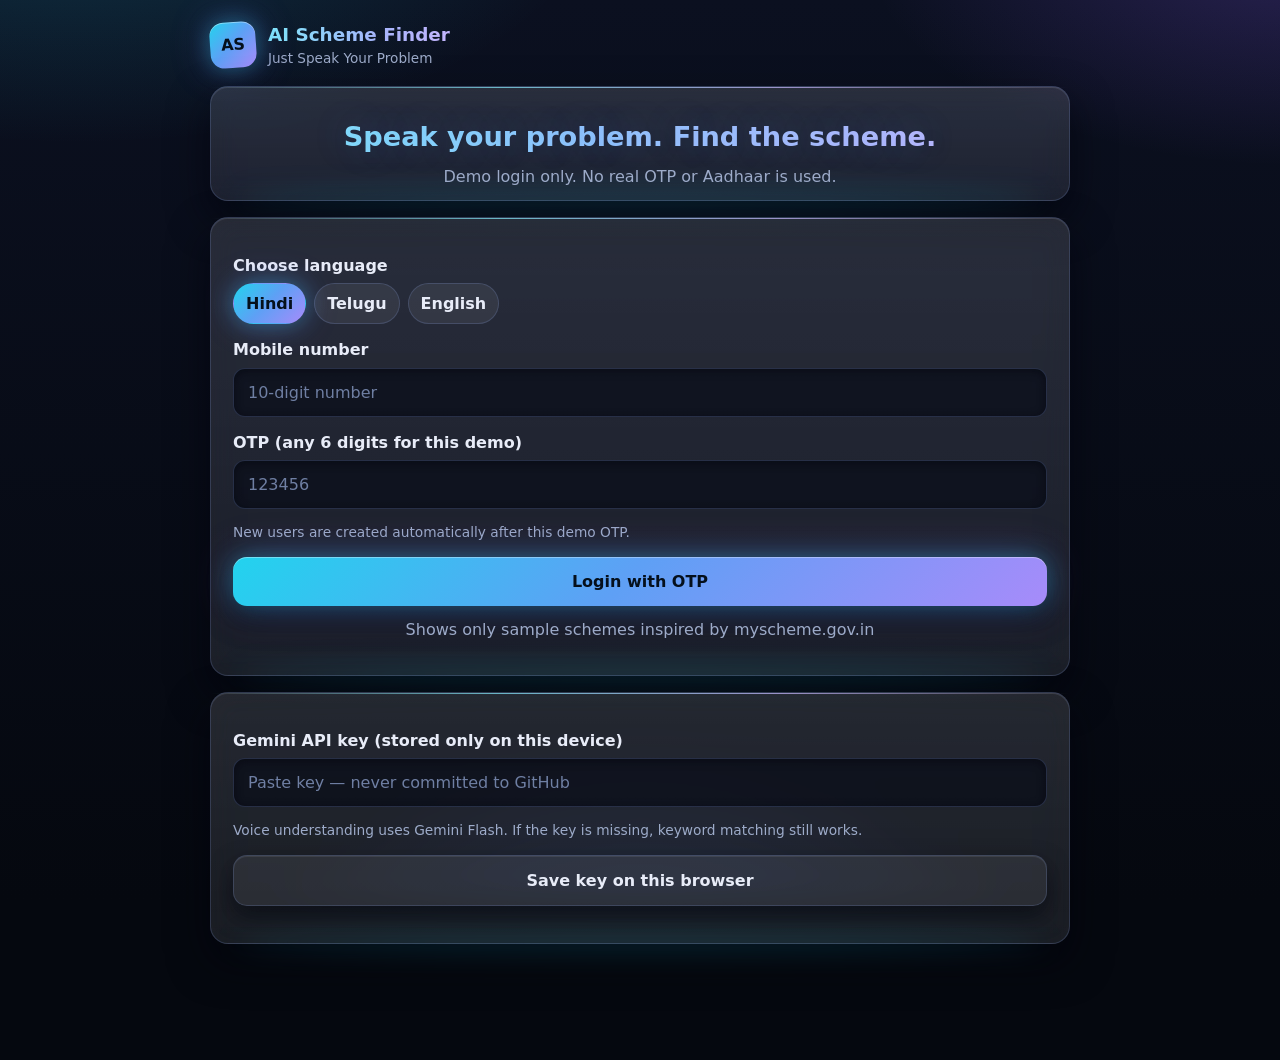
<file: index.html>
<!DOCTYPE html>
<html lang="en">
<head>
  <meta charset="UTF-8" />
  <meta name="viewport" content="width=device-width, initial-scale=1" />
  <title>AI Scheme Finder — Login</title>
  <link rel="stylesheet" href="css/style.css" />
</head>
<body>
  <div class="wrap">
    <div class="top">
      <div class="brand">
        <div class="logo">AS</div>
        <div>
          <h1>AI Scheme Finder</h1>
          <p>Just Speak Your Problem</p>
        </div>
      </div>
    </div>

    <section class="card hero">
      <h2>Speak your problem. Find the scheme.</h2>
      <p>Demo login only. No real OTP or Aadhaar is used.</p>
    </section>

    <section class="card">
      <label>Choose language</label>
      <div class="chips" id="langChips"></div>

      <label for="mobile">Mobile number</label>
      <input id="mobile" inputmode="numeric" maxlength="10" placeholder="10-digit number" />

      <label for="otp">OTP (any 6 digits for this demo)</label>
      <input id="otp" inputmode="numeric" maxlength="6" placeholder="123456" />

      <p class="small">New users are created automatically after this demo OTP.</p>
      <button class="btn" id="loginBtn">Login with OTP</button>
      <p class="or">Shows only sample schemes inspired by myscheme.gov.in</p>
    </section>

    <section class="card">
      <label for="apiKey">Gemini API key (stored only on this device)</label>
      <input id="apiKey" type="password" placeholder="Paste key — never committed to GitHub" />
      <p class="small">Voice understanding uses Gemini Flash. If the key is missing, keyword matching still works.</p>
      <button class="btn secondary" id="saveKey">Save key on this browser</button>
      <p id="keyStatus" class="status"></p>
    </section>
  </div>

  <script src="js/app.js"></script>
  <script>
    const langs = [
      { id: "hi", label: "Hindi" },
      { id: "te", label: "Telugu" },
      { id: "en", label: "English" }
    ];
    let language = ASF.getUser()?.language || "hi";
    const chips = document.getElementById("langChips");
    langs.forEach((l) => {
      const b = document.createElement("button");
      b.className = "chip" + (l.id === language ? " active" : "");
      b.textContent = l.label;
      b.onclick = () => {
        language = l.id;
        chips.querySelectorAll(".chip").forEach((c) => c.classList.remove("active"));
        b.classList.add("active");
      };
      chips.appendChild(b);
    });

    document.getElementById("apiKey").value = ASF.getKey();
    document.getElementById("saveKey").onclick = () => {
      ASF.setKey(document.getElementById("apiKey").value);
      document.getElementById("keyStatus").textContent = ASF.getKey()
        ? "Key saved in this browser only."
        : "Key cleared.";
    };

    document.getElementById("loginBtn").onclick = () => {
      const mobile = document.getElementById("mobile").value.replace(/\D/g, "");
      const otp = document.getElementById("otp").value.replace(/\D/g, "");
      if (mobile.length !== 10) {
        alert("Enter a 10-digit mobile number.");
        return;
      }
      if (otp.length !== 6) {
        alert("Enter any 6-digit demo OTP.");
        return;
      }
      const existing = ASF.getUser();
      ASF.setUser({
        name: existing?.name || "Ramesh Kumar",
        mobile,
        language,
        occupation: existing?.occupation || "",
        state: existing?.state || "",
        gender: existing?.gender || "",
        annual_income: existing?.annual_income || null,
        age: existing?.age || null,
        land: existing?.land || "",
        aadhaarMasked: "XXXX-XXXX-1234"
      });
      location.href = "home.html";
    };
  </script>
</body>
</html>
</file>
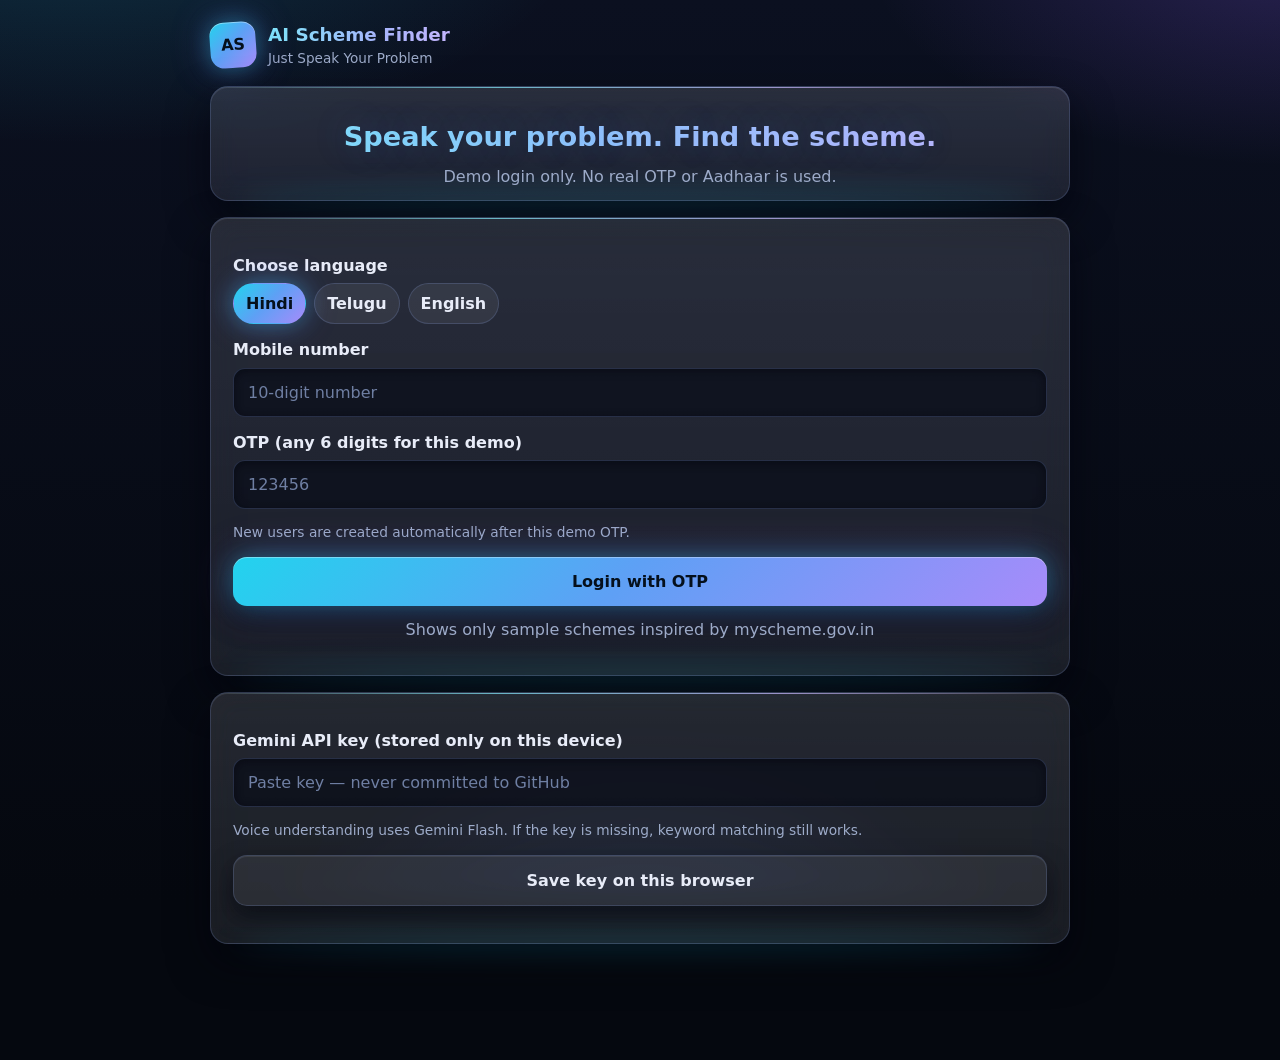
<file: home.html>
<!DOCTYPE html>
<html lang="en">
<head>
  <meta charset="UTF-8" />
  <meta name="viewport" content="width=device-width, initial-scale=1" />
  <title>AI Scheme Finder — Home</title>
  <link rel="stylesheet" href="css/style.css" />
</head>
<body>
  <div class="wrap">
    <div class="top">
      <div class="brand">
        <div class="logo">AS</div>
        <div>
          <h1 id="hello">Namaste</h1>
          <p>Tell me your problem</p>
        </div>
      </div>
    </div>

    <section class="card">
      <div class="chips" id="langChips"></div>
      <div class="mic-wrap">
        <button class="mic" id="mic" aria-label="Press and speak">MIC</button>
      </div>
      <p class="note" id="micHint">Press the MIC and speak. Chrome/Edge work best.</p>
      <label for="typed">Or type your problem</label>
      <textarea id="typed" rows="3" placeholder="Mere 12th me 85% aaye hai, papa ke paas college fees nahi hai"></textarea>
      <button class="btn secondary" id="findBtn">Find schemes</button>
      <p id="status" class="status"></p>
    </section>

    <section class="card hidden" id="resultCard">
      <p class="small">You said:</p>
      <p class="said" id="said"></p>
      <div id="followUp" class="ask hidden">
        <p id="followUpQ"></p>
        <input id="followUpA" placeholder="Type your answer" />
        <button class="btn secondary" id="followUpSend">Send answer</button>
        <button class="btn ghost" id="followUpSkip">Skip</button>
      </div>
      <h2>Schemes for you</h2>
      <div id="results"></div>
    </section>
  </div>

  <nav class="nav">
    <a href="home.html" data-page="home" class="active">Home</a>
    <a href="schemes.html" data-page="schemes">Schemes</a>
    <a href="profile.html" data-page="profile">Profile</a>
  </nav>

  <script src="data/schemes.js"></script>
  <script src="js/app.js"></script>
  <script src="js/speech.js"></script>
  <script src="js/nlu.js"></script>
  <script src="js/matcher.js"></script>
  <script>
    const user = ASF.requireUser();
    if (!user) throw new Error("redirect");
    document.getElementById("hello").textContent =
      user.language === "en" ? `Hello, ${user.name}` : `Namaste, ${user.name}`;

    const langs = [
      { id: "hi", label: "Hindi" },
      { id: "te", label: "Telugu" },
      { id: "en", label: "English" }
    ];
    const chips = document.getElementById("langChips");
    langs.forEach((l) => {
      const b = document.createElement("button");
      b.className = "chip" + (l.id === user.language ? " active" : "");
      b.textContent = l.label;
      b.onclick = () => {
        user.language = l.id;
        ASF.setUser(user);
        chips.querySelectorAll(".chip").forEach((c) => c.classList.remove("active"));
        b.classList.add("active");
      };
      chips.appendChild(b);
    });

    const status = document.getElementById("status");
    const mic = document.getElementById("mic");
    const followBox = document.getElementById("followUp");
    let turns = [];
    let askedOnce = false;

    function hideFollowUp() {
      followBox.classList.add("hidden");
    }

    async function run(spoken) {
      const text = (spoken || "").trim();
      if (!text) {
        status.textContent = "Please speak or type a problem.";
        return;
      }
      status.textContent = "Understanding your problem…";
      const transcript = turns.join(" ");
      const profile = await NLU.extract(transcript, user);
      if (profile.state) user.state = profile.state;
      if (profile.occupation && profile.occupation !== "unknown") user.occupation = profile.occupation;
      if (profile.gender && profile.gender !== "unknown") user.gender = profile.gender;
      if (profile.annual_income) user.annual_income = profile.annual_income;
      if (profile.age) user.age = profile.age;
      ASF.setUser(user);

      const rows = Matcher.ranked(profile, transcript, 3);
      const schemes = rows.map((row) => row.scheme);
      document.getElementById("resultCard").classList.remove("hidden");
      document.getElementById("said").textContent = `“${transcript}”`;

      // One clarifying question, like the activity diagram in the report.
      if (profile.follow_up && !askedOnce) {
        askedOnce = true;
        document.getElementById("followUpQ").textContent = profile.follow_up;
        followBox.classList.remove("hidden");
        Speech.speak(profile.follow_up, profile.reply_language || user.language);
      } else hideFollowUp();

      const box = document.getElementById("results");
      box.innerHTML = "";
      if (!rows.length) {
        box.innerHTML = "<p class='alert'>Nothing matched strongly enough in the local scheme file. Add state, occupation or income on Profile, or say what you need in plain words.</p>";
      } else {
        rows.forEach((row, i) => {
          const s = row.scheme;
          const el = document.createElement("article");
          el.className = "scheme";
          el.innerHTML = `
            <h3>${i + 1}. ${s.name}</h3>
            <p class="meta">${s.level} · ${s.category}</p>
            <p class="benefit">${s.benefit}</p>
            <p class="why">${row.reasons.join(" · ") || "matches your profile"}</p>
            <p><strong>Where:</strong> ${s.applyAt}</p>
            <p><strong>Documents:</strong></p>
            <ul class="docs">${s.documents.map((d) => `<li>${d}</li>`).join("")}</ul>
            ${s.applyLink ? `<a class="link" href="${s.applyLink}" target="_blank" rel="noopener">Official site</a>` : ""}
            <button class="btn saffron apply">Apply (demo)</button>
          `;
          el.querySelector(".apply").onclick = () => {
            ASF.addApp({
              schemeId: s.id,
              name: s.name,
              status: "Under review",
              appliedOn: new Date().toISOString().slice(0, 10)
            });
            el.querySelector(".apply").textContent = "Saved on Profile";
            el.querySelector(".apply").disabled = true;
          };
          box.appendChild(el);
        });
      }
      const spokenReply = Matcher.replyText(schemes, profile);
      Speech.speak(spokenReply, profile.reply_language || user.language);
      status.textContent = profile.source === "gemini"
        ? "Understood with Gemini. Showing only schemes from the local list."
        : profile.error
          ? `Gemini fallback (${profile.error}). Used keywords.`
          : "Understood with keywords. Add a Gemini key on the login page for better language understanding.";
    }

    function newSearch(spoken) {
      turns = [spoken];
      askedOnce = false;
      return run(spoken);
    }

    document.getElementById("followUpSend").onclick = async () => {
      const answer = document.getElementById("followUpA").value.trim();
      if (!answer) return;
      turns.push(answer);
      document.getElementById("followUpA").value = "";
      hideFollowUp();
      await run(answer);
    };
    document.getElementById("followUpSkip").onclick = hideFollowUp;

    mic.onclick = async () => {
      if (!Speech.supported()) {
        status.textContent = "This browser has no speech recognition. Type instead, or use Chrome.";
        return;
      }
      mic.classList.add("listening");
      status.textContent = "Listening…";
      try {
        const text = await Speech.listen(user.language);
        document.getElementById("typed").value = text;
        await newSearch(text);
      } catch (err) {
        status.textContent = "Mic error: " + err.message;
      } finally {
        mic.classList.remove("listening");
      }
    };

    document.getElementById("findBtn").onclick = () => newSearch(document.getElementById("typed").value);
  </script>
</body>
</html>
</file>
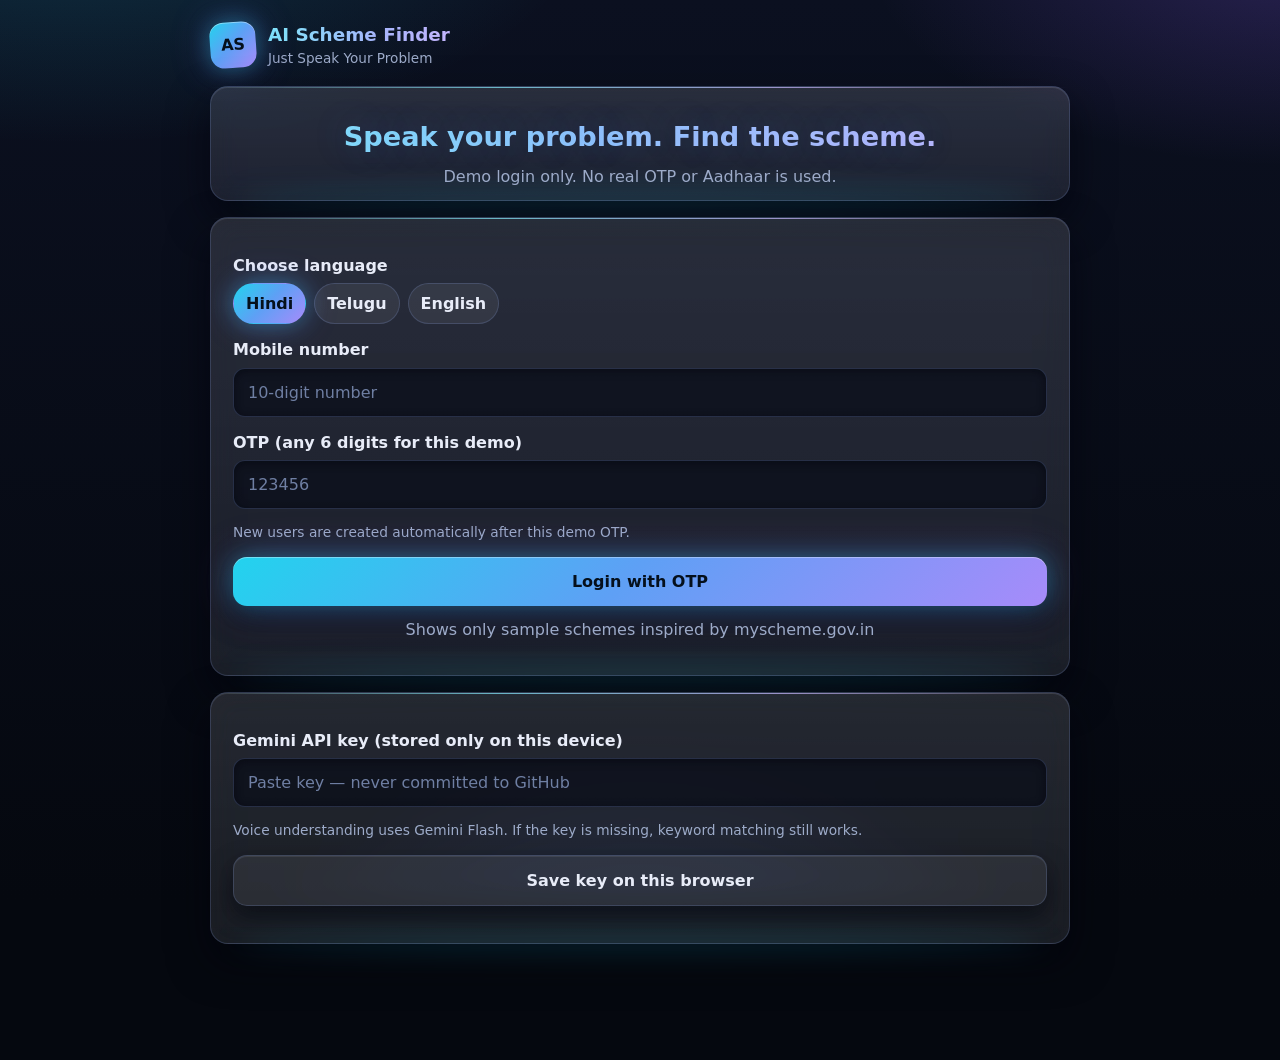
<file: profile.html>
<!DOCTYPE html>
<html lang="en">
<head>
  <meta charset="UTF-8" />
  <meta name="viewport" content="width=device-width, initial-scale=1" />
  <title>AI Scheme Finder — Profile</title>
  <link rel="stylesheet" href="css/style.css" />
</head>
<body>
  <div class="wrap">
    <div class="top">
      <div class="brand">
        <div class="logo">RK</div>
        <div>
          <h1>My Profile</h1>
          <p>Saved only in this browser</p>
        </div>
      </div>
    </div>

    <section class="card">
      <div class="row">
        <div>
          <label for="name">Name</label>
          <input id="name" />
        </div>
        <div>
          <label for="occupation">Occupation</label>
          <select id="occupation">
            <option value="">Unknown</option>
            <option value="farmer">Farmer</option>
            <option value="student">Student</option>
            <option value="senior">Senior citizen</option>
            <option value="woman">Woman / homemaker</option>
            <option value="worker">Worker</option>
          </select>
        </div>
      </div>
      <div class="row">
        <div>
          <label for="state">State</label>
          <select id="state">
            <option value="">Unknown</option>
            <option>Andhra Pradesh</option>
            <option>Assam</option>
            <option>Bihar</option>
            <option>Chhattisgarh</option>
            <option>Delhi</option>
            <option>Goa</option>
            <option>Gujarat</option>
            <option>Haryana</option>
            <option>Himachal Pradesh</option>
            <option>Jharkhand</option>
            <option>Karnataka</option>
            <option>Kerala</option>
            <option>Madhya Pradesh</option>
            <option>Maharashtra</option>
            <option>Odisha</option>
            <option>Punjab</option>
            <option>Rajasthan</option>
            <option>Tamil Nadu</option>
            <option>Telangana</option>
            <option>Uttar Pradesh</option>
            <option>Uttarakhand</option>
            <option>West Bengal</option>
          </select>
        </div>
        <div>
          <label for="gender">Gender</label>
          <select id="gender">
            <option value="">Unknown</option>
            <option value="female">Female</option>
            <option value="male">Male</option>
          </select>
        </div>
      </div>
      <div class="row">
        <div>
          <label for="income">Annual income (₹)</label>
          <input id="income" inputmode="numeric" />
        </div>
        <div>
          <label for="land">Land</label>
          <input id="land" placeholder="2 acres" />
        </div>
      </div>
      <div class="row">
        <div>
          <label for="age">Age</label>
          <input id="age" inputmode="numeric" placeholder="68" />
        </div>
        <div>
          <label for="language">Language</label>
          <select id="language">
            <option value="hi">Hindi</option>
            <option value="te">Telugu</option>
            <option value="en">English</option>
          </select>
        </div>
      </div>
      <p class="small" id="aadhaar"></p>
      <p class="small" id="mobile"></p>
      <button class="btn" id="save">Save profile</button>
      <p id="saved" class="ok hidden">Profile saved.</p>
    </section>

    <section class="card">
      <h2>My applications</h2>
      <ul class="list" id="apps"></ul>
      <p class="small">Demo only — nothing is sent to a government portal.</p>
      <button class="btn ghost" id="logout">Logout</button>
    </section>
  </div>

  <nav class="nav">
    <a href="home.html" data-page="home">Home</a>
    <a href="schemes.html" data-page="schemes">Schemes</a>
    <a href="profile.html" data-page="profile" class="active">Profile</a>
  </nav>

  <script src="js/app.js"></script>
  <script>
    const user = ASF.requireUser();
    if (!user) throw new Error("redirect");
    document.getElementById("name").value = user.name || "";
    document.getElementById("occupation").value = user.occupation || "";
    document.getElementById("state").value = user.state || "";
    document.getElementById("gender").value = user.gender || "";
    document.getElementById("income").value = user.annual_income || "";
    document.getElementById("land").value = user.land || "";
    document.getElementById("age").value = user.age || "";
    document.getElementById("language").value = user.language || "hi";
    document.getElementById("aadhaar").textContent = "Aadhaar (sample, masked): " + (user.aadhaarMasked || "XXXX-XXXX-1234");
    document.getElementById("mobile").textContent = "Mobile: +91 " + (user.mobile || "");

    document.getElementById("save").onclick = () => {
      user.name = document.getElementById("name").value.trim() || user.name;
      user.occupation = document.getElementById("occupation").value;
      user.state = document.getElementById("state").value.trim();
      user.gender = document.getElementById("gender").value;
      const income = document.getElementById("income").value.replace(/\D/g, "");
      user.annual_income = income ? Number(income) : null;
      user.land = document.getElementById("land").value.trim();
      const age = document.getElementById("age").value.replace(/\D/g, "");
      user.age = age ? Number(age) : null;
      user.language = document.getElementById("language").value;
      ASF.setUser(user);
      document.getElementById("saved").classList.remove("hidden");
    };

    const apps = ASF.getApps();
    const list = document.getElementById("apps");
    if (!apps.length) list.innerHTML = "<li>No applications yet. Use Apply on Home.</li>";
    else apps.forEach((a) => {
      const li = document.createElement("li");
      li.innerHTML = `<span>${a.name}</span><span class="badge ok">${a.status}</span>`;
      list.appendChild(li);
    });

    document.getElementById("logout").onclick = () => ASF.logout();
  </script>
</body>
</html>
</file>
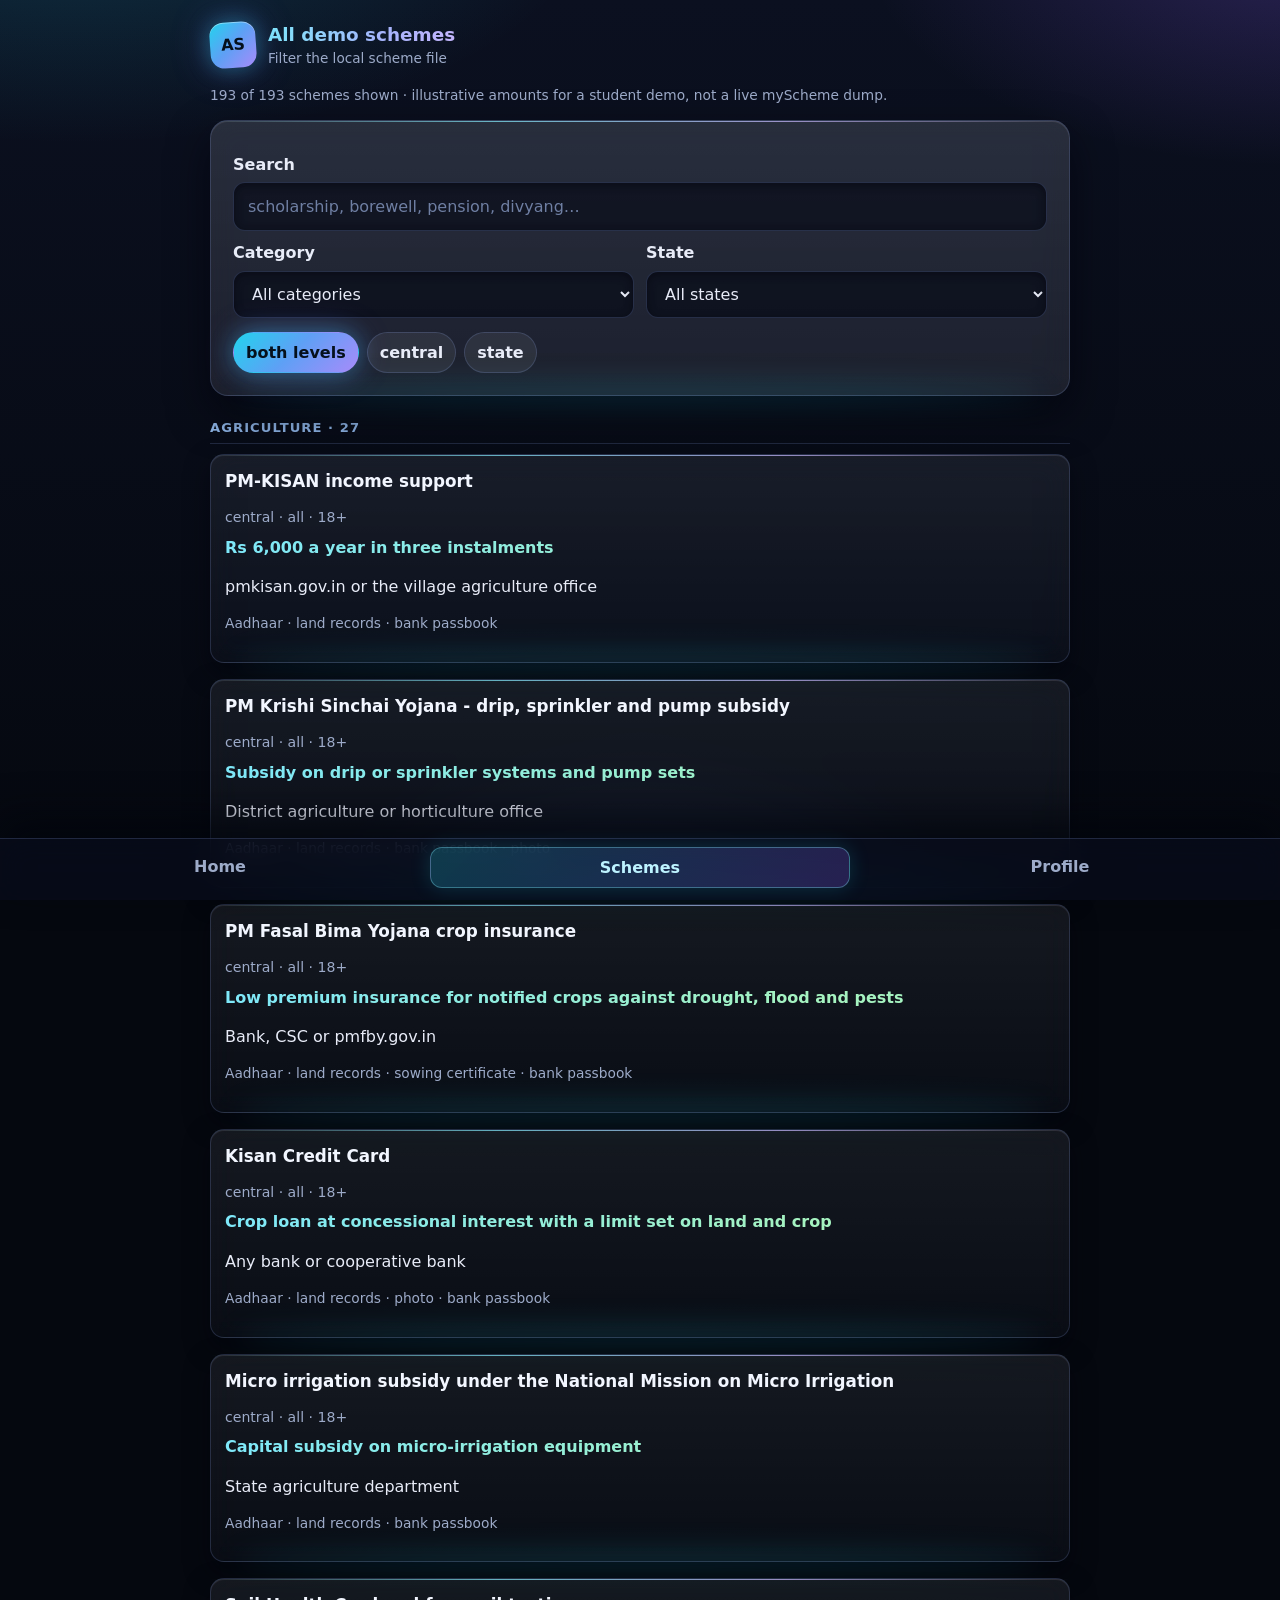
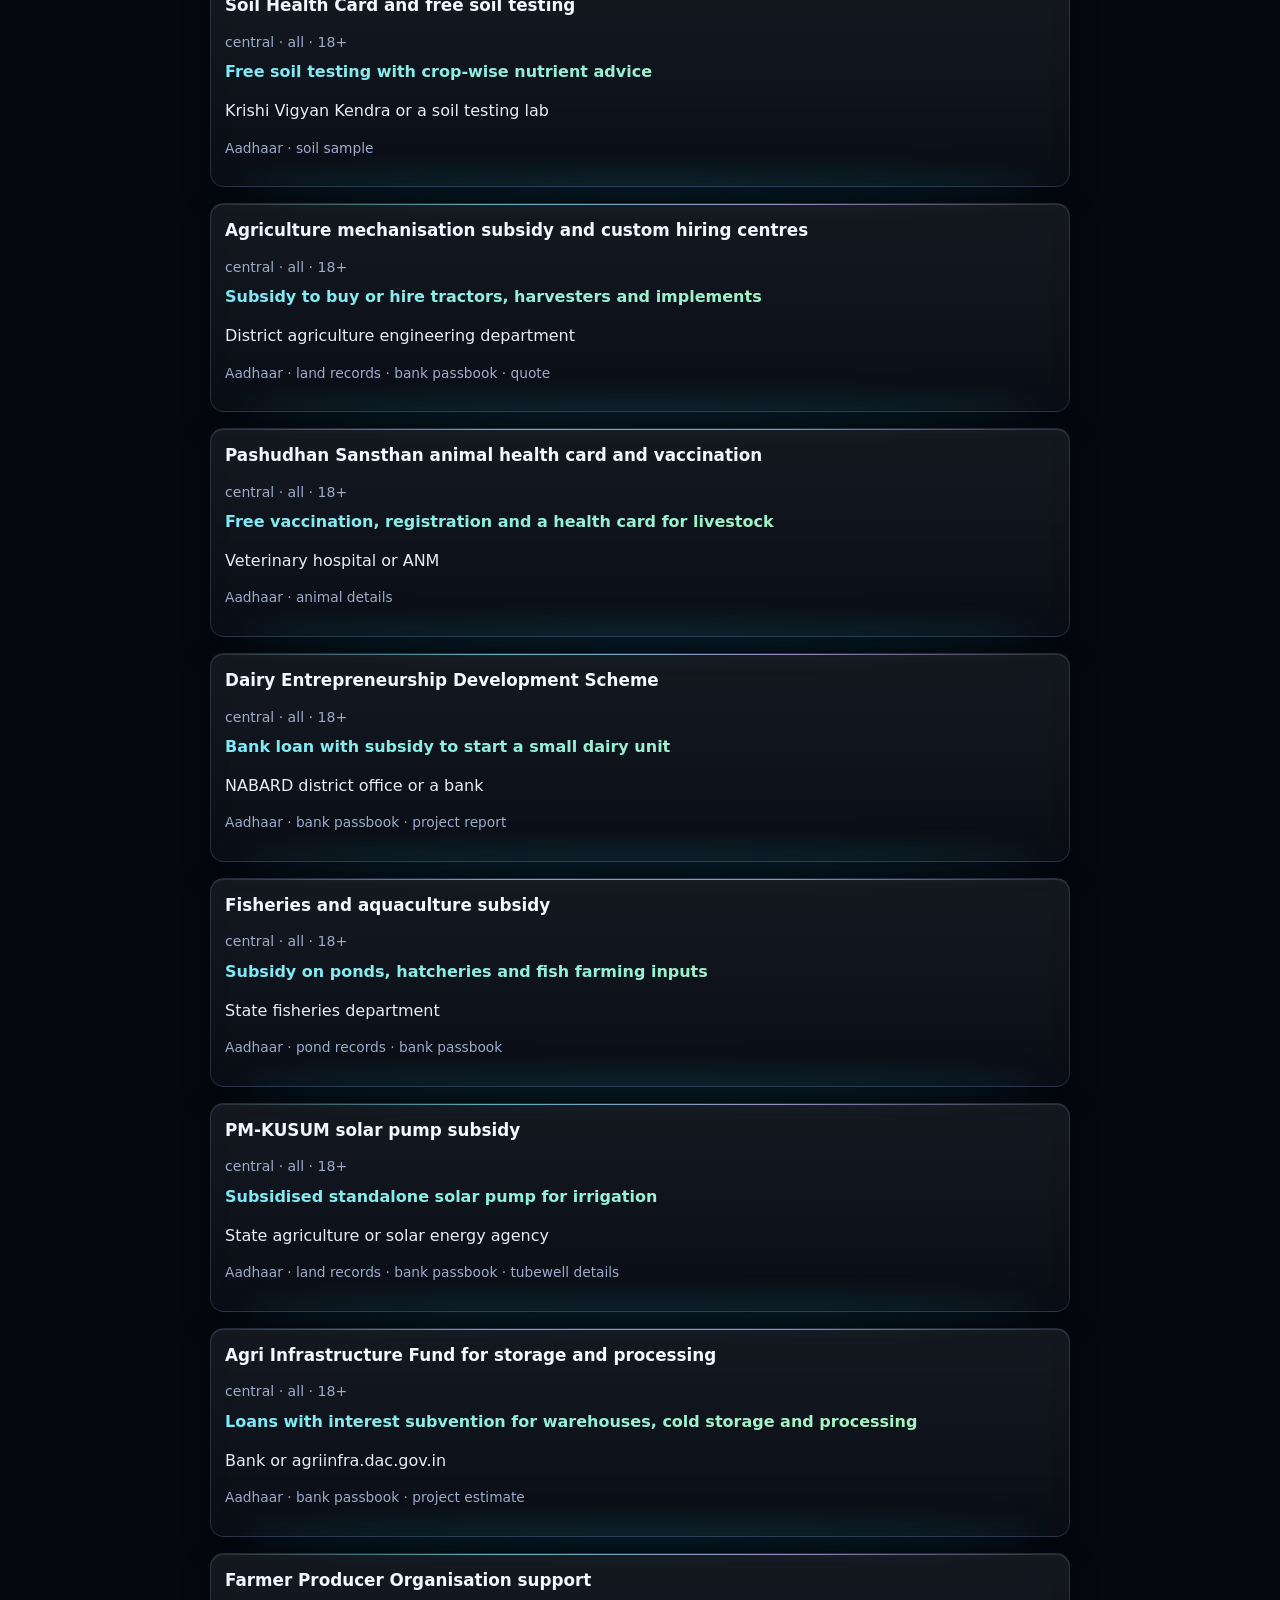
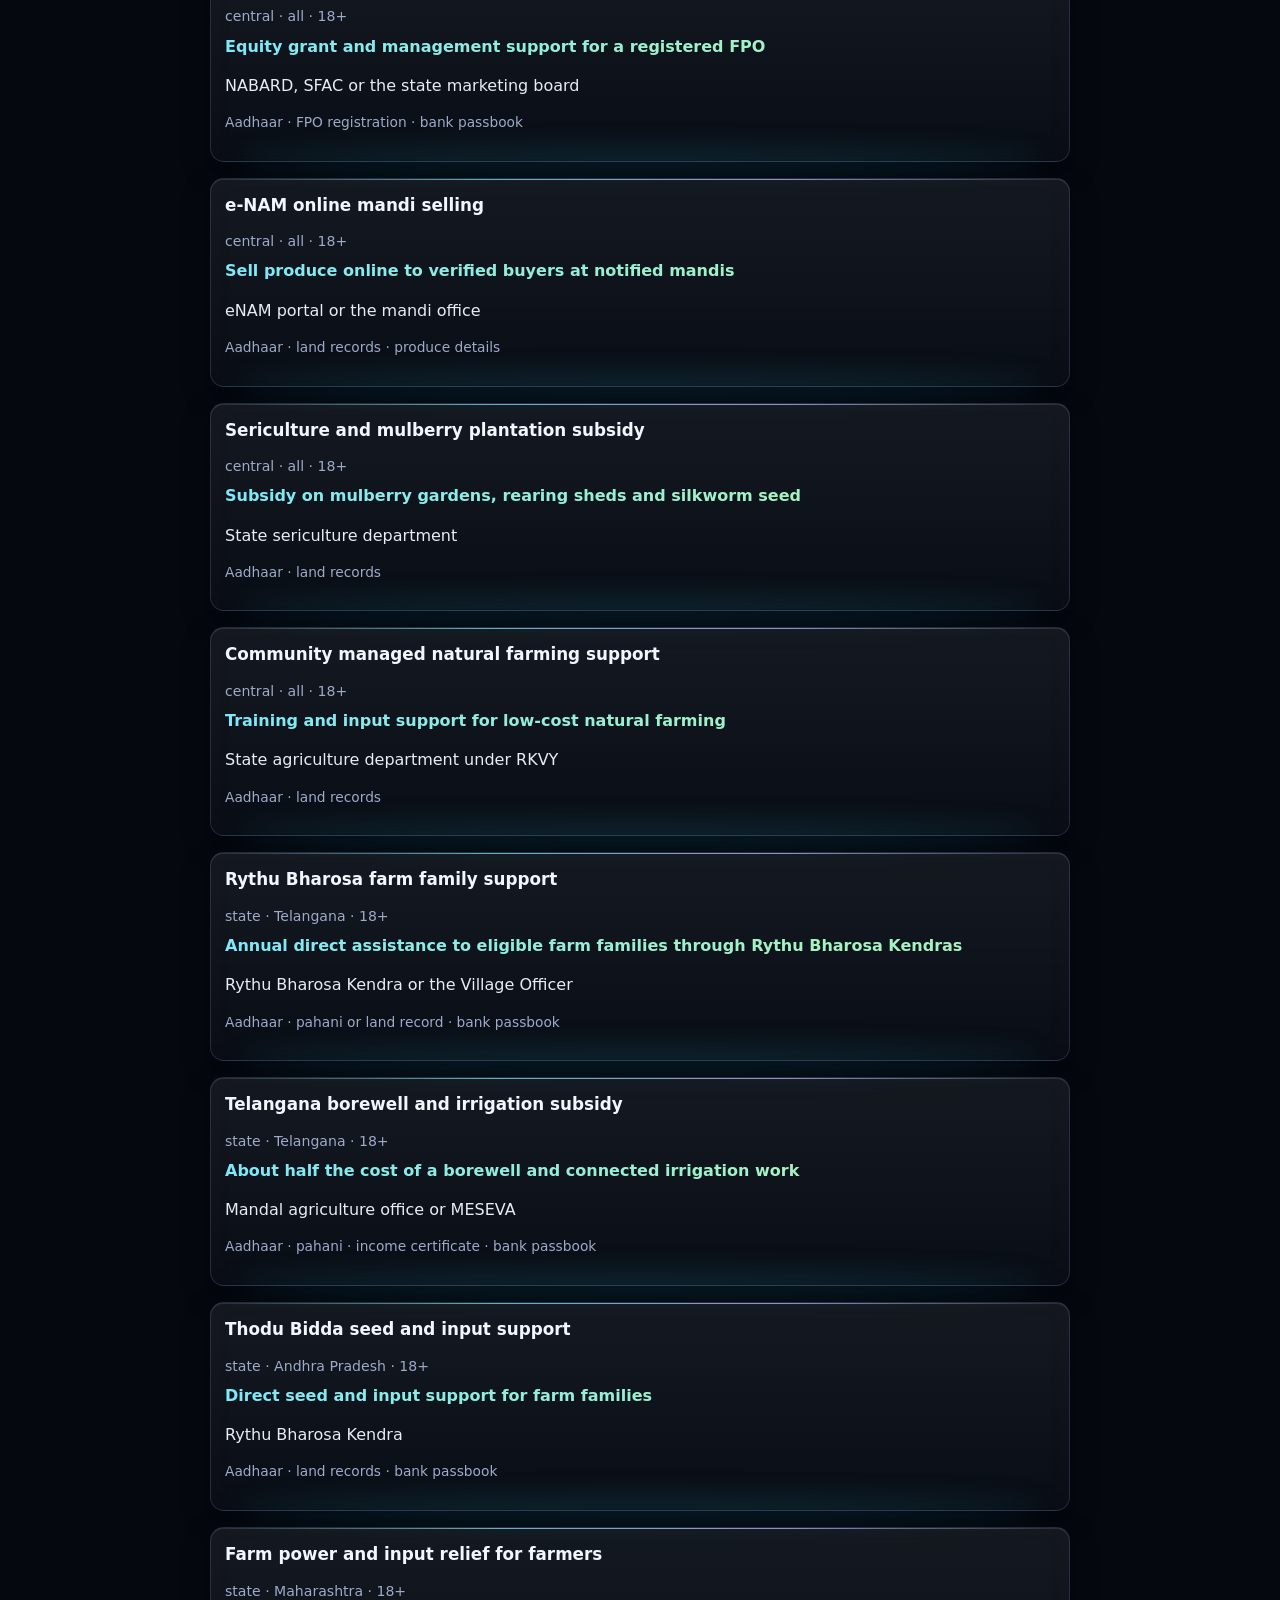
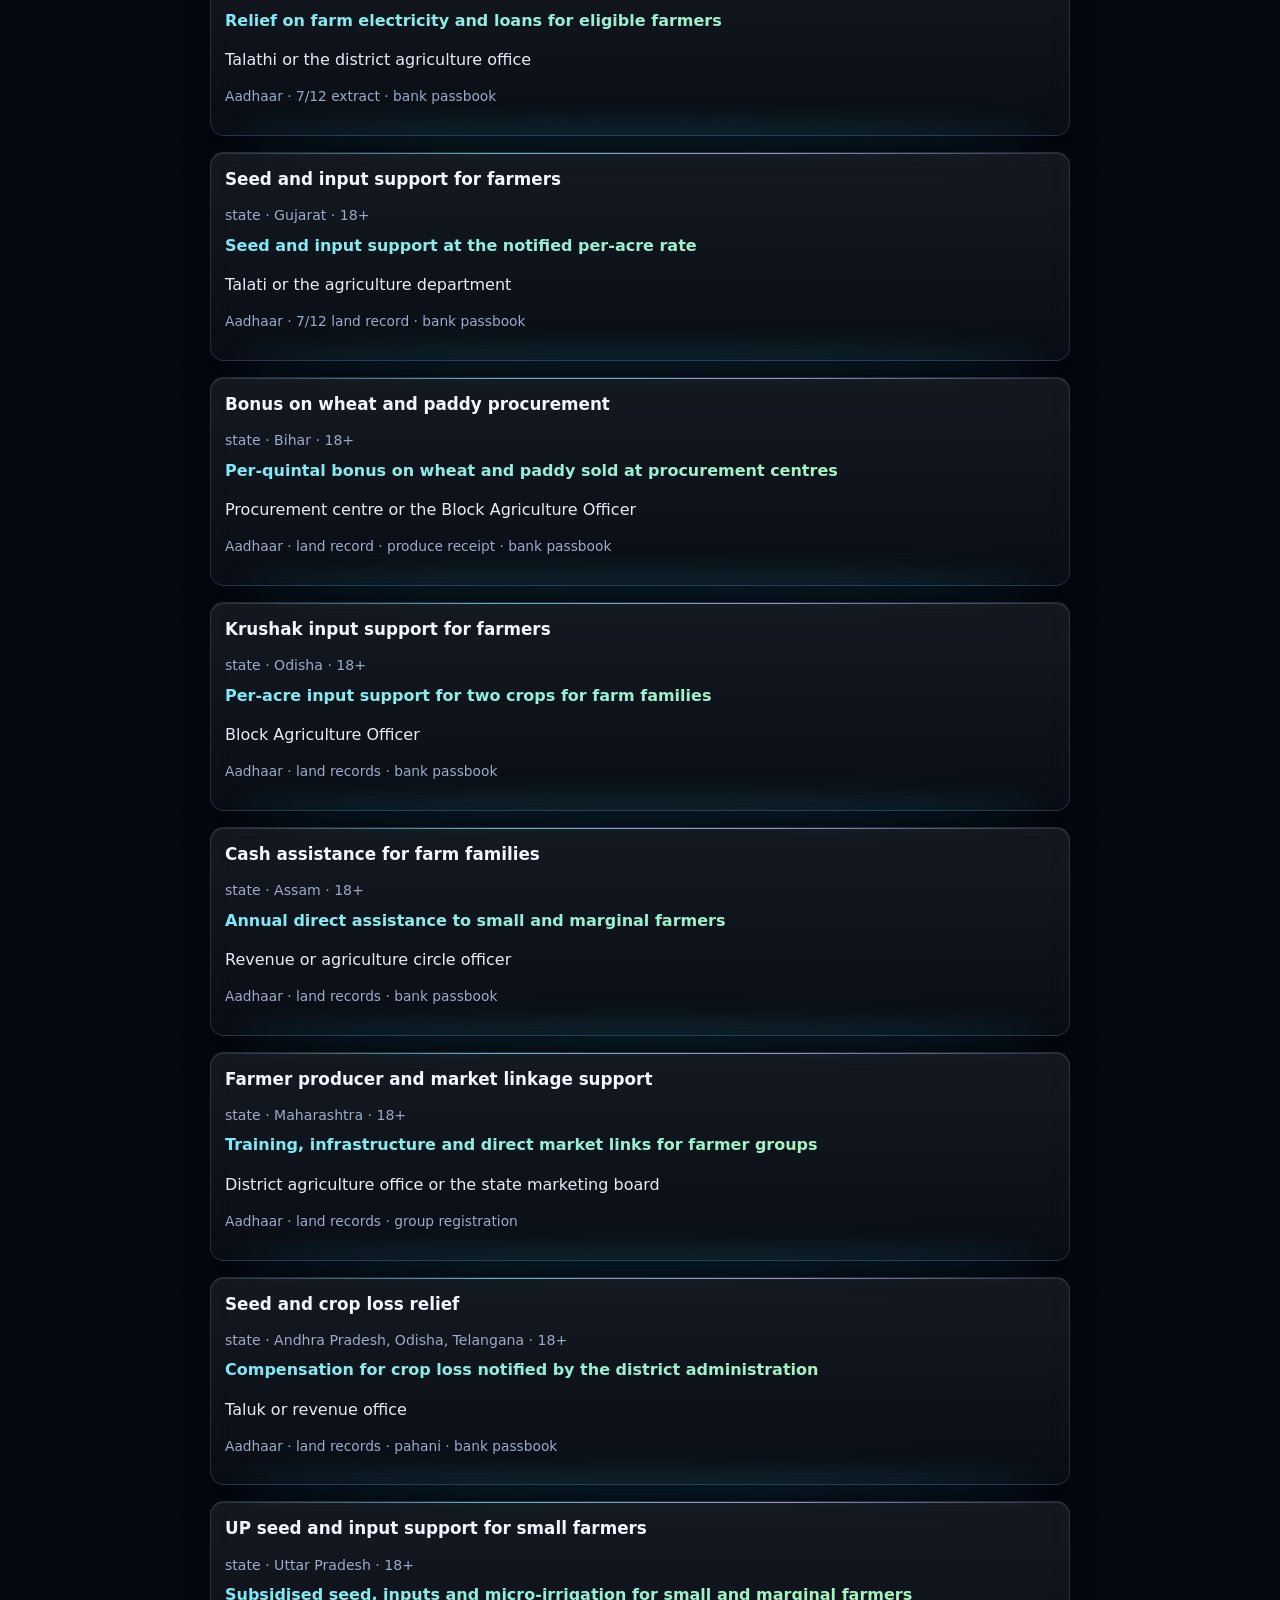
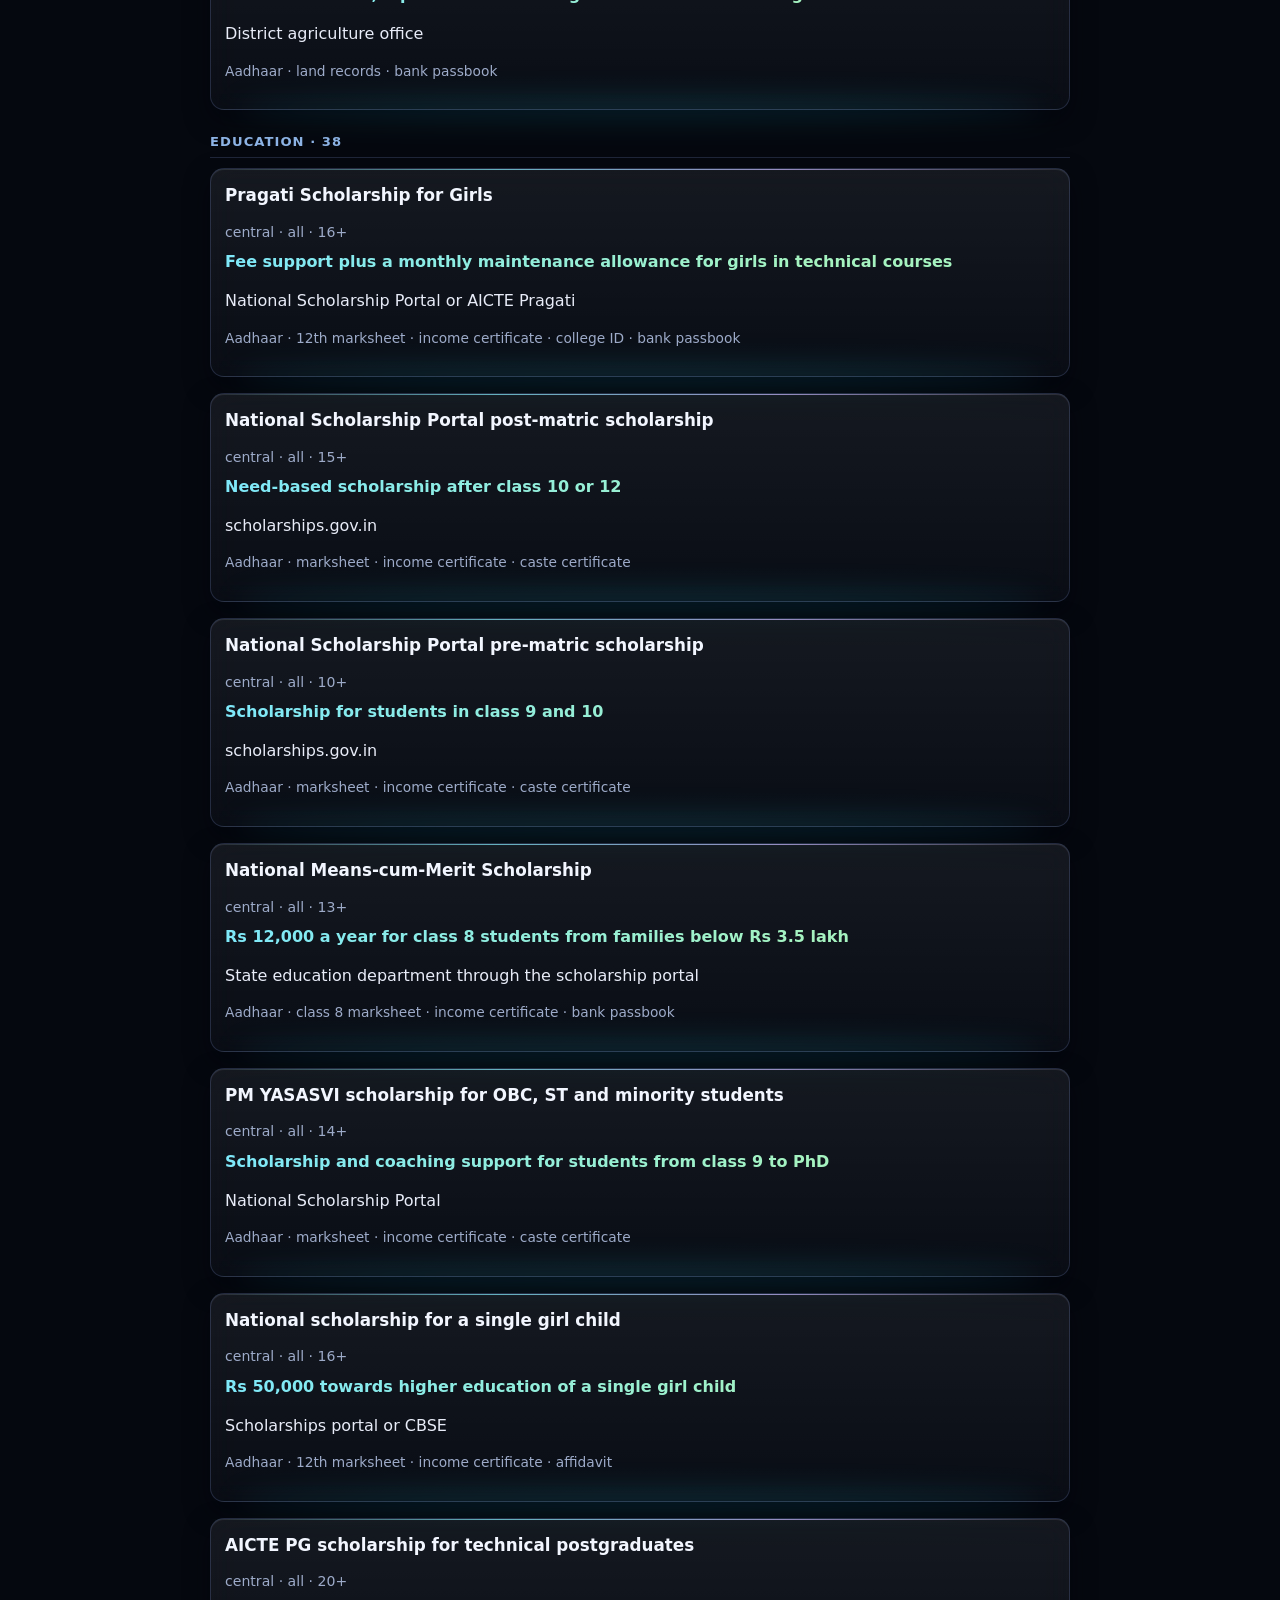
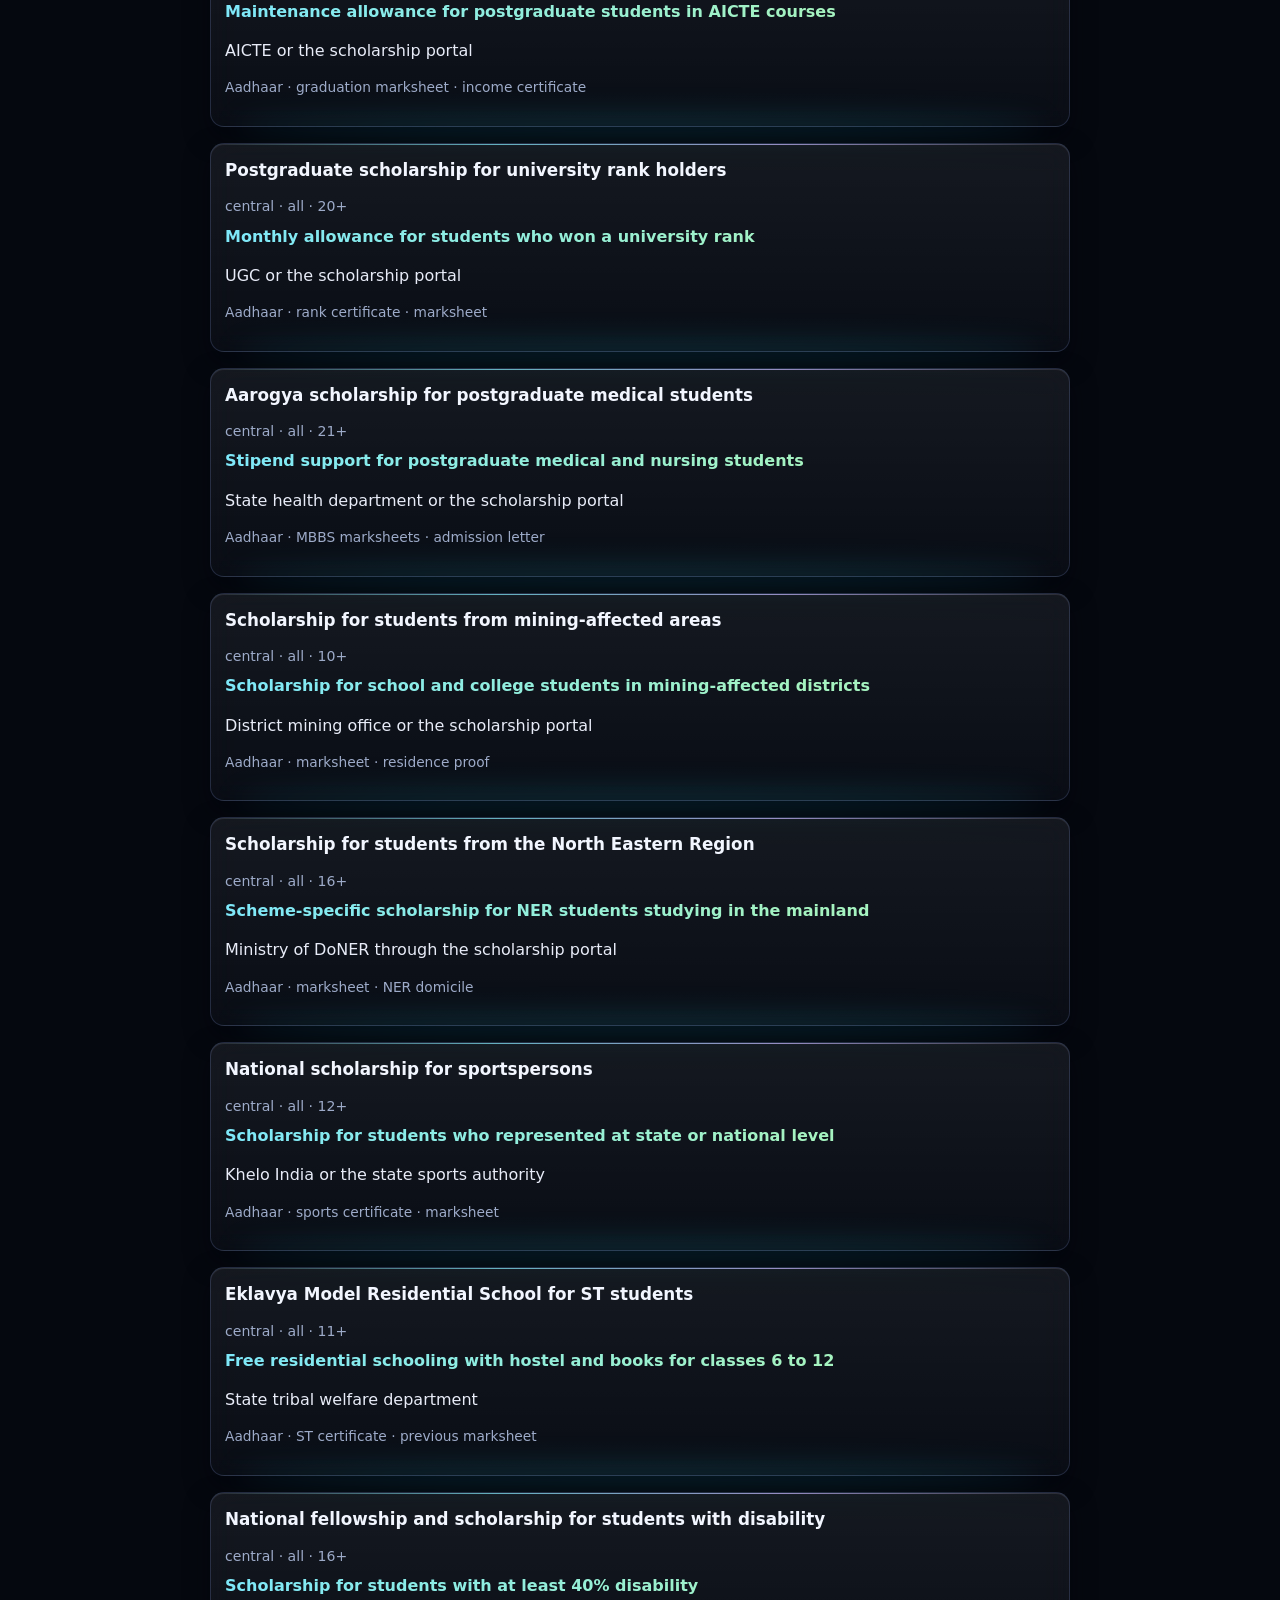
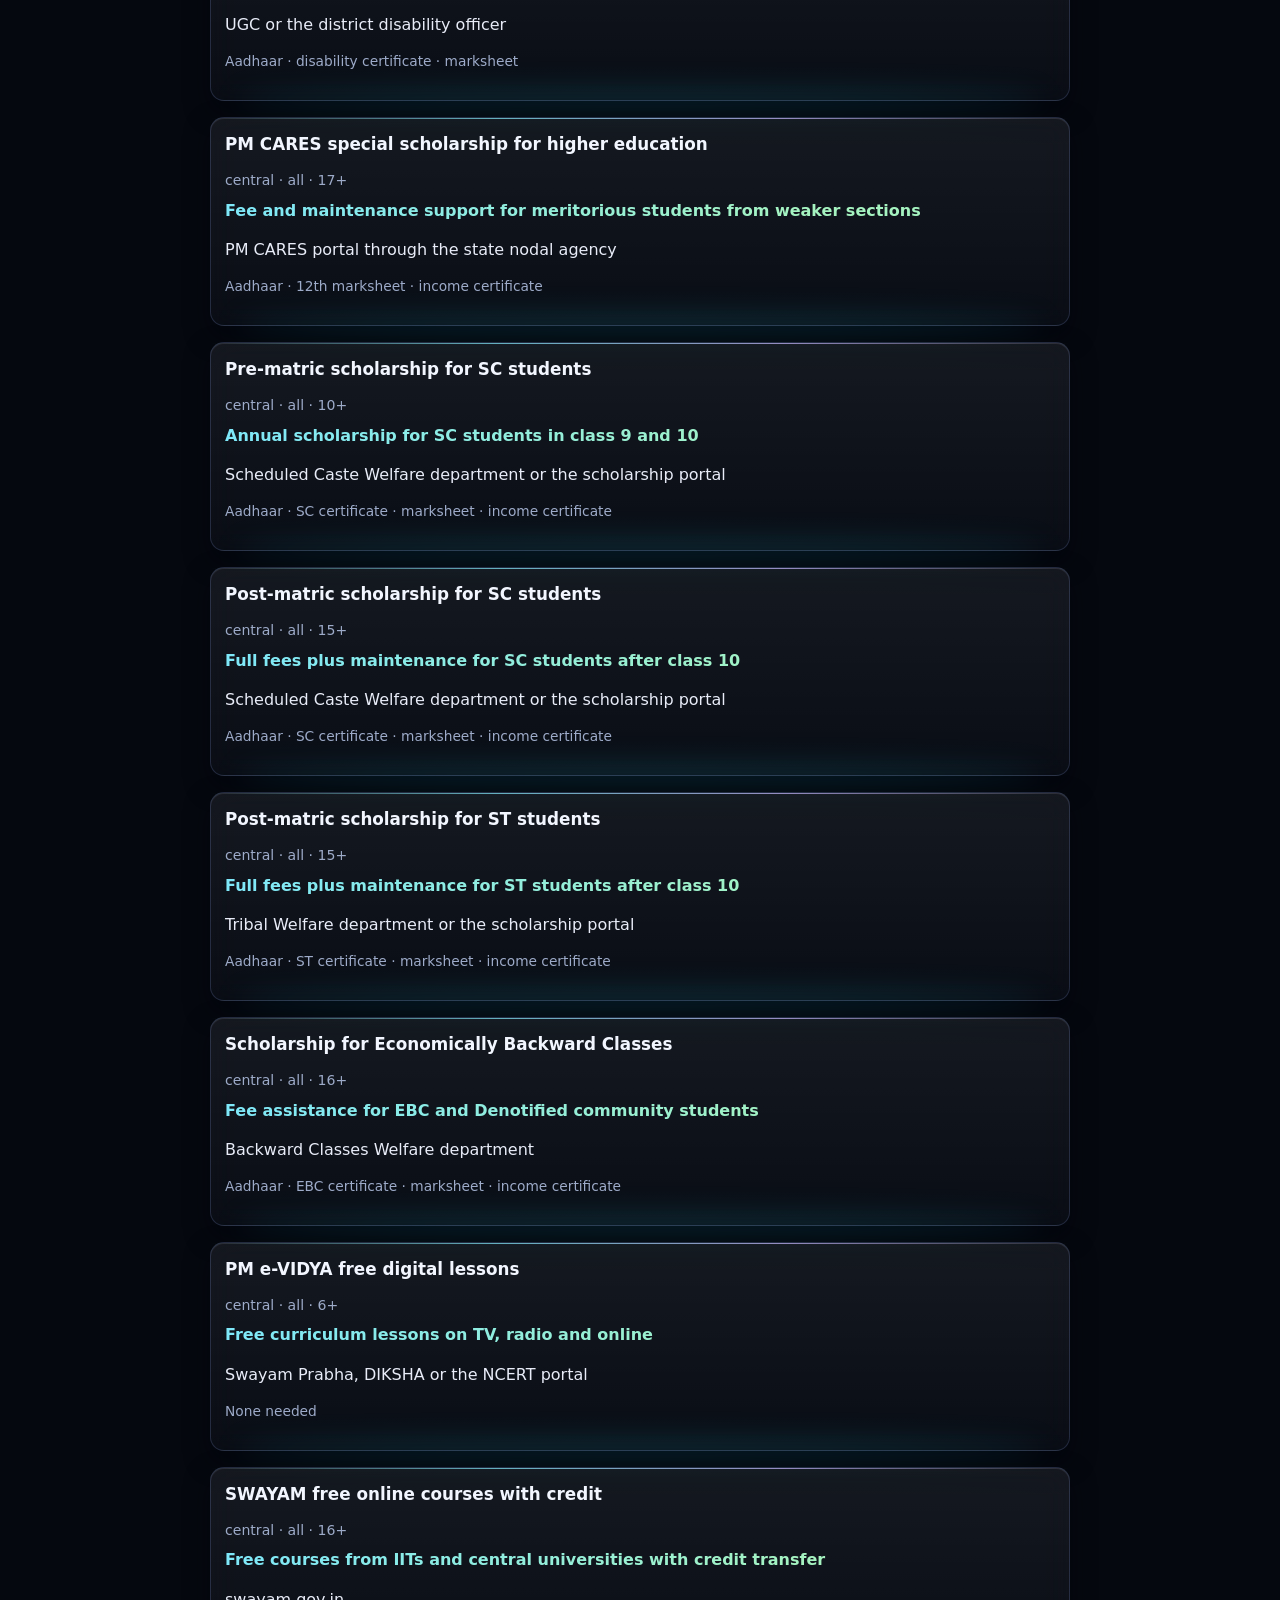
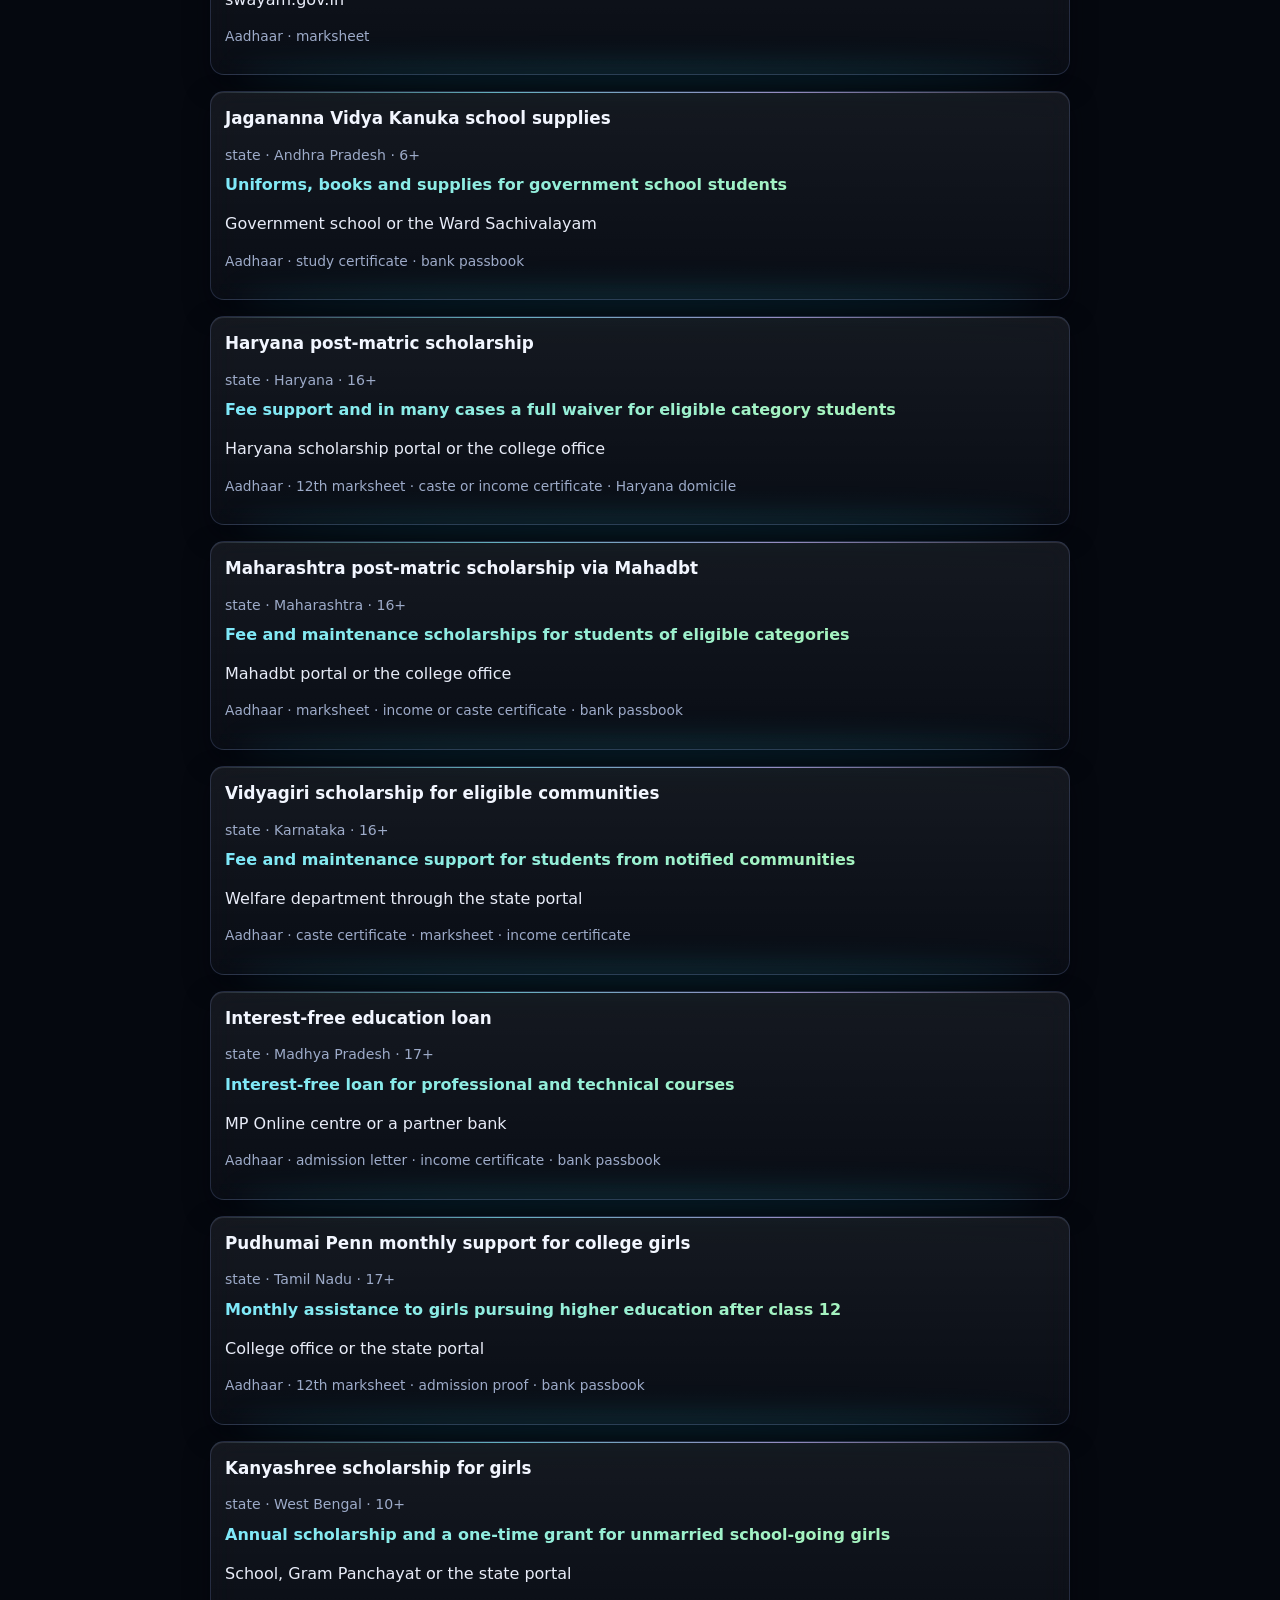
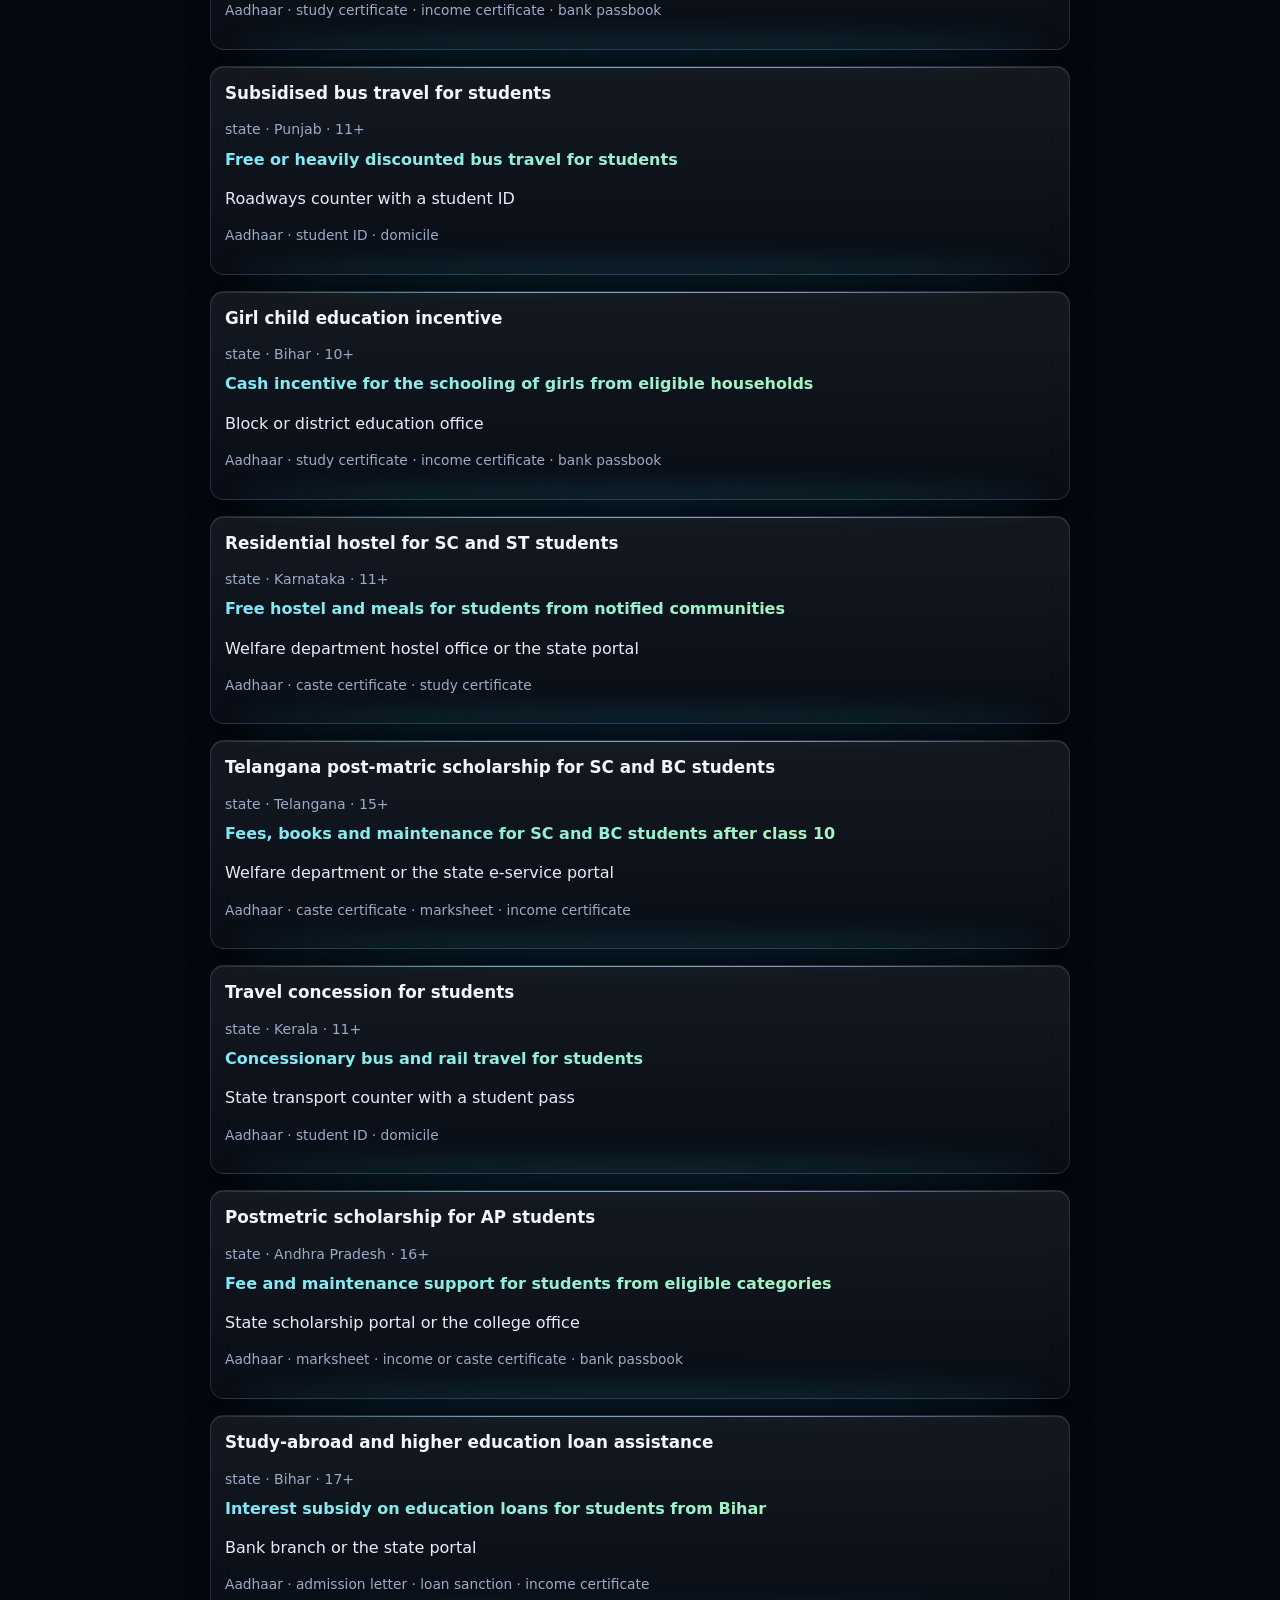
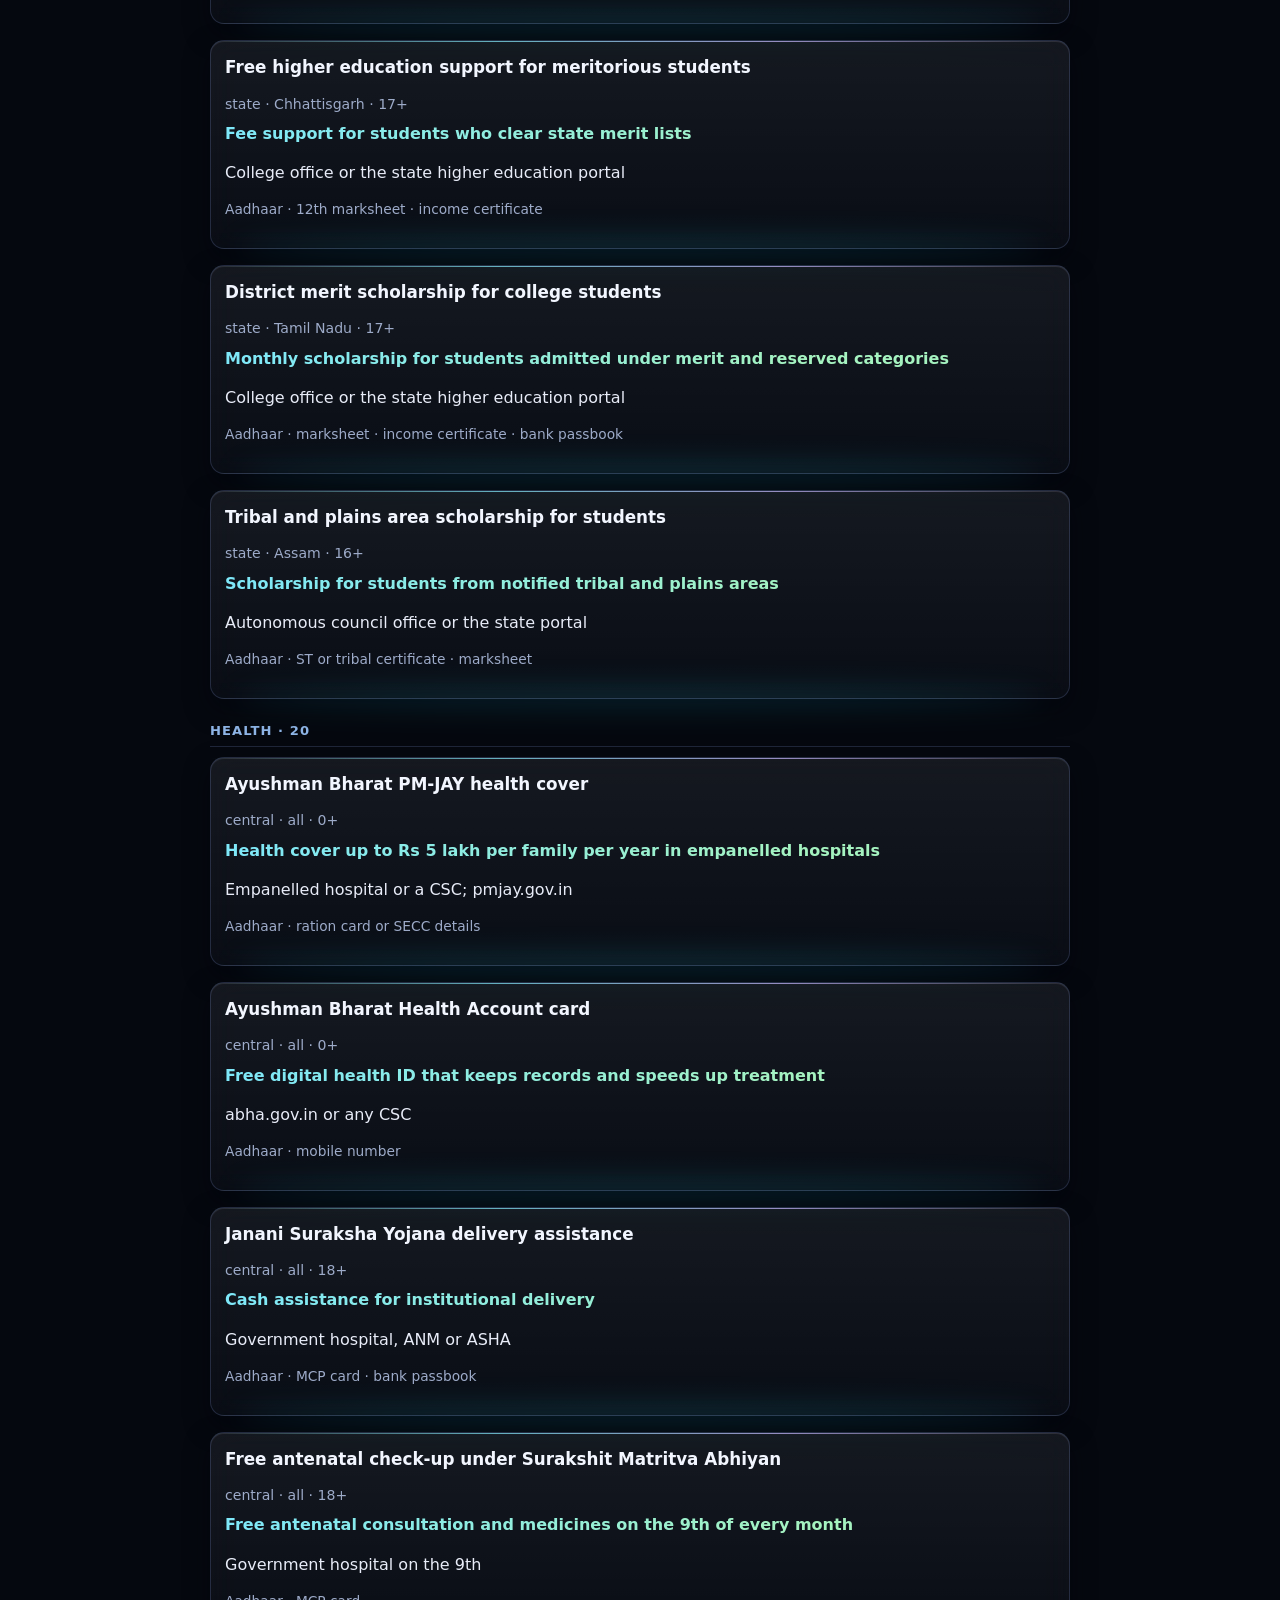
<file: schemes.html>
<!DOCTYPE html>
<html lang="en">
<head>
  <meta charset="UTF-8" />
  <meta name="viewport" content="width=device-width, initial-scale=1" />
  <title>AI Scheme Finder — Schemes</title>
  <link rel="stylesheet" href="css/style.css" />
</head>
<body>
  <div class="wrap">
    <div class="top">
      <div class="brand">
        <div class="logo">AS</div>
        <div>
          <h1>All demo schemes</h1>
          <p>Filter the local scheme file</p>
        </div>
      </div>
    </div>
    <p class="small" id="count"></p>

    <section class="card filter">
      <label for="q">Search</label>
      <input id="q" placeholder="scholarship, borewell, pension, divyang…" autocomplete="off" />
      <div class="row">
        <div>
          <label for="cat">Category</label>
          <select id="cat"></select>
        </div>
        <div>
          <label for="state">State</label>
          <select id="state"></select>
        </div>
      </div>
      <div class="chips" id="levelChips"></div>
    </section>

    <div id="list"></div>
  </div>
  <nav class="nav">
    <a href="home.html" data-page="home">Home</a>
    <a href="schemes.html" data-page="schemes" class="active">Schemes</a>
    <a href="profile.html" data-page="profile">Profile</a>
  </nav>
  <script src="data/schemes.js"></script>
  <script src="js/matcher.js"></script>
  <script>
    const all = Matcher.all();
    const list = document.getElementById("list");
    const q = document.getElementById("q");
    const cat = document.getElementById("cat");
    const stateSel = document.getElementById("state");

    const cats = [...new Set(all.map((s) => s.category))].sort();
    cat.innerHTML = `<option value="">All categories</option>` +
      cats.map((c) => `<option value="${c}">${c} (${all.filter((s) => s.category === c).length})</option>`).join("");

    const states = [...new Set(all.flatMap((s) => s.eligibility.states))].filter((s) => s !== "all").sort();
    stateSel.innerHTML = `<option value="">All states</option>` +
      states.map((s) => `<option value="${s}">${s}</option>`).join("");

    let level = "";
    const levels = ["", "central", "state"];
    const levelChips = document.getElementById("levelChips");
    levels.forEach((l) => {
      const b = document.createElement("button");
      b.className = "chip" + (l === level ? " active" : "");
      b.textContent = l || "both levels";
      b.onclick = () => {
        level = l;
        levelChips.querySelectorAll(".chip").forEach((c) => c.classList.remove("active"));
        b.classList.add("active");
        render();
      };
      levelChips.appendChild(b);
    });

    function render() {
      const needle = q.value.trim().toLowerCase();
      const rows = all.filter((s) => {
        if (cat.value && s.category !== cat.value) return false;
        if (level && s.level !== level) return false;
        if (stateSel.value && !s.eligibility.states.includes(stateSel.value)) return false;
        if (!needle) return true;
        const hay = [s.name, s.benefit, s.applyAt, s.category, ...s.eligibility.keywords].join(" ").toLowerCase();
        return needle.split(/\s+/).every((w) => hay.includes(w));
      });
      document.getElementById("count").textContent =
        `${rows.length} of ${all.length} schemes shown · illustrative amounts for a student demo, not a live myScheme dump.`;
      list.innerHTML = "";
      const groups = [...new Set(rows.map((s) => s.category))];
      groups.forEach((c) => {
        const head = document.createElement("h2");
        head.className = "group";
        head.textContent = `${c} · ${rows.filter((s) => s.category === c).length}`;
        list.appendChild(head);
        rows.filter((s) => s.category === c).forEach((s) => {
          const el = document.createElement("article");
          el.className = "card scheme";
          el.innerHTML = `<h3>${s.name}</h3>
            <p class="meta">${s.level} · ${s.eligibility.states.join(", ")} · ${s.eligibility.minAge}+</p>
            <p class="benefit">${s.benefit}</p>
            <p>${s.applyAt}</p>
            <p class="small">${s.documents.join(" · ")}</p>`;
          list.appendChild(el);
        });
      });
      if (!rows.length) list.innerHTML = `<p class="alert">No scheme matches. Clear the search or pick another category.</p>`;
    }

    [q, cat, stateSel].forEach((node) => node.addEventListener("input", render));
    render();
  </script>
</body>
</html>
</file>
<file: css/style.css>
:root {
  --bg: #0b1020;
  --bg-deep: #05080f;
  --paper: rgba(255, 255, 255, 0.055);
  --paper-solid: #121a30;
  --ink: #e8ecf8;
  --muted: #9dabc9;
  --cyan: #22d3ee;
  --violet: #8b5cf6;
  --violet-deep: #6d28d9;
  --accent: linear-gradient(135deg, #22d3ee 0%, #5ea0f5 48%, #a78bfa 100%);
  --line: rgba(148, 178, 255, 0.18);
  --danger: #ff7a90;
  --ok: #34d399;
  --glow-cyan: rgba(34, 211, 238, 0.35);
  --glow-violet: rgba(139, 92, 246, 0.4);
  --shadow: 0 1px 0 rgba(255, 255, 255, 0.09) inset, 0 18px 40px rgba(2, 4, 12, 0.6);
  --lift: 0 1px 0 rgba(255, 255, 255, 0.14) inset, 0 22px 54px rgba(2, 4, 12, 0.7), 0 0 0 1px rgba(34, 211, 238, 0.25), 0 0 34px rgba(34, 211, 238, 0.12);
  --radius: 18px;
}

* { box-sizing: border-box; }
html, body { margin: 0; min-height: 100%; }
html { background: var(--bg-deep); }
body {
  font-family: "Segoe UI", "Noto Sans", "Noto Sans Devanagari", system-ui, sans-serif;
  color: var(--ink);
  line-height: 1.45;
}
body::before {
  content: "";
  position: fixed;
  inset: 0;
  z-index: -1;
  background:
    radial-gradient(880px 420px at 6% -12%, rgba(34, 211, 238, 0.18) 0%, transparent 60%),
    radial-gradient(760px 380px at 102% -6%, rgba(139, 92, 246, 0.24) 0%, transparent 58%),
    radial-gradient(700px 520px at 50% 118%, rgba(79, 124, 240, 0.16) 0%, transparent 62%),
    linear-gradient(180deg, var(--bg) 0%, var(--bg-deep) 100%),
    linear-gradient(rgba(140, 180, 255, 0.05) 1px, transparent 1px),
    linear-gradient(90deg, rgba(140, 180, 255, 0.05) 1px, transparent 1px);
  background-size: auto, auto, auto, auto, 44px 44px, 44px 44px;
}
.wrap { position: relative; z-index: 1; width: min(860px, calc(100% - 28px)); margin: 0 auto; padding: 22px 0 100px; }

a { color: var(--cyan); }

.top {
  display: flex;
  justify-content: space-between;
  align-items: center;
  gap: 12px;
  margin-bottom: 18px;
}
.brand { display: flex; gap: 12px; align-items: center; }
.logo {
  width: 46px; height: 46px; border-radius: 14px;
  background: var(--accent);
  color: #05101c; display: grid; place-items: center; font-weight: 800;
  box-shadow: 0 0 22px var(--glow-cyan), 0 0 40px rgba(139, 92, 246, 0.3), 0 1px 0 rgba(255, 255, 255, 0.4) inset;
  transform: rotate(-4deg);
}
.brand h1 {
  font-size: 1.15rem;
  margin: 0;
  background: linear-gradient(100deg, #7ee8fa 0%, #a5b4fc 60%, #c4b5fd 100%);
  -webkit-background-clip: text;
  background-clip: text;
  color: transparent;
}
.brand p { margin: 0; color: var(--muted); font-size: 0.85rem; }

.card {
  position: relative;
  background:
    linear-gradient(180deg, rgba(255, 255, 255, 0.08) 0%, rgba(255, 255, 255, 0.03) 100%),
    var(--paper);
  border: 1px solid var(--line);
  border-radius: var(--radius);
  box-shadow: var(--shadow);
  padding: 22px;
  margin-bottom: 16px;
  backdrop-filter: blur(14px) saturate(120%);
}
.card::before {
  content: "";
  position: absolute;
  inset: 0 0 auto;
  height: 1px;
  border-radius: var(--radius) var(--radius) 0 0;
  background: linear-gradient(90deg, transparent, rgba(126, 232, 250, 0.7), rgba(196, 181, 253, 0.7), transparent);
}
.card::after {
  content: "";
  position: absolute;
  left: 22px; right: 22px; bottom: -8px; height: 18px;
  border-radius: 50%;
  background: rgba(34, 211, 238, 0.18);
  filter: blur(14px);
  z-index: -1;
}
.card:hover { box-shadow: var(--lift); }

.hero { text-align: center; padding: 30px 18px 12px; }
.hero h2 {
  margin: 0 0 8px;
  font-size: 1.7rem;
  background: linear-gradient(100deg, #7ee8fa 0%, #93c5fd 45%, #c4b5fd 100%);
  -webkit-background-clip: text;
  background-clip: text;
  color: transparent;
  text-shadow: 0 0 34px rgba(79, 124, 240, 0.25);
}
.hero p { margin: 0; color: var(--muted); }

label { display: block; font-weight: 650; margin: 14px 0 6px; }
input, select, textarea {
  width: 100%;
  border: 1px solid var(--line);
  background: rgba(5, 9, 20, 0.6);
  color: var(--ink);
  border-radius: 12px;
  padding: 12px 14px;
  font: inherit;
  box-shadow: 0 2px 8px rgba(2, 4, 12, 0.5) inset;
}
input::placeholder { color: #6f7fa3; }
option { background: var(--paper-solid); color: var(--ink); }
input:focus, select:focus, textarea:focus {
  outline: none;
  border-color: rgba(34, 211, 238, 0.7);
  box-shadow: 0 0 0 3px rgba(34, 211, 238, 0.18), 0 2px 8px rgba(2, 4, 12, 0.5) inset, 0 0 22px rgba(34, 211, 238, 0.16);
}

.row { display: grid; grid-template-columns: 1fr 1fr; gap: 12px; }
@media (max-width: 640px) { .row { grid-template-columns: 1fr; } }

.chips { display: flex; flex-wrap: wrap; gap: 8px; }
.chip, button, .btn {
  appearance: none;
  border: 0;
  cursor: pointer;
  font: inherit;
  font-weight: 700;
}
.chip {
  background: rgba(255, 255, 255, 0.07);
  border: 1px solid var(--line);
  color: var(--ink);
  padding: 8px 12px;
  border-radius: 999px;
  box-shadow: 0 0 0 rgba(34, 211, 238, 0);
  transition: transform 0.12s ease, box-shadow 0.12s ease, border-color 0.12s ease;
}
.chip:hover { transform: translateY(-1px); border-color: rgba(126, 232, 250, 0.5); box-shadow: 0 0 16px rgba(34, 211, 238, 0.18); }
.chip:active { transform: translateY(1px); }
.chip.active {
  background: var(--accent);
  border-color: transparent;
  color: #05101c;
  font-weight: 800;
  box-shadow: 0 0 22px var(--glow-cyan), 0 0 34px rgba(139, 92, 246, 0.28);
}

.btn {
  display: inline-flex;
  align-items: center;
  justify-content: center;
  gap: 8px;
  width: 100%;
  padding: 13px 16px;
  border-radius: 14px;
  background: var(--accent);
  color: #05101c;
  font-weight: 800;
  text-decoration: none;
  box-shadow: 0 1px 0 rgba(255, 255, 255, 0.35) inset, 0 0 24px var(--glow-cyan), 0 0 44px rgba(139, 92, 246, 0.26), 0 14px 26px rgba(2, 4, 12, 0.55);
  transition: transform 0.12s ease, box-shadow 0.12s ease, filter 0.12s ease;
}
.btn:hover { transform: translateY(-1px); filter: brightness(1.08); box-shadow: 0 1px 0 rgba(255, 255, 255, 0.4) inset, 0 0 34px var(--glow-cyan), 0 0 60px rgba(139, 92, 246, 0.34), 0 18px 32px rgba(2, 4, 12, 0.6); }
.btn:active { transform: translateY(2px); filter: brightness(0.95); box-shadow: 0 0 18px rgba(34, 211, 238, 0.28), 0 6px 12px rgba(2, 4, 12, 0.5); }
.btn.secondary {
  background: rgba(255, 255, 255, 0.07);
  border: 1px solid var(--line);
  color: var(--ink);
  font-weight: 700;
  box-shadow: 0 1px 0 rgba(255, 255, 255, 0.08) inset, 0 10px 22px rgba(2, 4, 12, 0.5);
}
.btn.secondary:hover { border-color: rgba(126, 232, 250, 0.55); box-shadow: 0 0 22px rgba(34, 211, 238, 0.2), 0 12px 24px rgba(2, 4, 12, 0.55); filter: none; }
.btn.ghost {
  background: transparent;
  border: 1px solid var(--line);
  color: var(--muted);
  box-shadow: none;
}
.btn.ghost:hover { color: var(--ink); border-color: rgba(139, 92, 246, 0.6); box-shadow: 0 0 18px rgba(139, 92, 246, 0.22); filter: none; }
.btn.saffron {
  background: linear-gradient(135deg, #3ee6dc 0%, #7ea8ff 55%, #b18cf9 100%);
  box-shadow: 0 1px 0 rgba(255, 255, 255, 0.35) inset, 0 0 26px rgba(56, 224, 214, 0.35), 0 0 40px rgba(168, 85, 247, 0.28), 0 12px 22px rgba(2, 4, 12, 0.5);
}
.btn:disabled { transform: none; opacity: 0.5; cursor: default; filter: saturate(0.5); box-shadow: none; }
.or { text-align: center; color: var(--muted); margin: 12px 0; }

.mic-wrap { display: grid; place-items: center; padding: 22px 0 14px; perspective: 600px; }
.mic {
  position: relative;
  width: 128px; height: 128px; border-radius: 50%;
  border: 0;
  background: radial-gradient(circle at 50% 32%, #c4f9ff 0%, #22d3ee 44%, #3b82f6 74%, #6d28d9 100%);
  color: #04121c;
  font-size: 2.2rem;
  font-weight: 800;
  letter-spacing: 0.06em;
  text-shadow: 0 1px 0 rgba(255, 255, 255, 0.45);
  box-shadow:
    0 3px 8px rgba(255, 255, 255, 0.35) inset,
    0 -18px 26px rgba(76, 29, 149, 0.45) inset,
    0 0 34px var(--glow-cyan),
    0 0 72px rgba(139, 92, 246, 0.35),
    0 22px 40px rgba(2, 4, 12, 0.6);
  cursor: pointer;
  transition: transform 0.16s ease, box-shadow 0.16s ease;
}
.mic::before, .mic::after {
  content: "";
  position: absolute;
  inset: -14px;
  border-radius: 50%;
  border: 2px solid rgba(34, 211, 238, 0.4);
  opacity: 0;
  pointer-events: none;
}
.mic:hover { transform: translateY(-3px) rotateX(6deg); box-shadow: 0 3px 8px rgba(255, 255, 255, 0.4) inset, 0 -18px 26px rgba(76, 29, 149, 0.45) inset, 0 0 48px var(--glow-cyan), 0 0 96px rgba(139, 92, 246, 0.45), 0 26px 46px rgba(2, 4, 12, 0.62); }
.mic:active { transform: translateY(3px); }
.mic.listening {
  background: radial-gradient(circle at 33% 26%, #ffd0e0 0%, #f472b6 38%, #8b5cf6 78%, #2e1065 100%);
  box-shadow:
    0 3px 8px rgba(255, 255, 255, 0.35) inset,
    0 -18px 26px rgba(46, 16, 101, 0.5) inset,
    0 0 40px rgba(244, 114, 182, 0.4),
    0 0 84px rgba(139, 92, 246, 0.5),
    0 22px 44px rgba(2, 4, 12, 0.62);
  animation: pulse 1s infinite;
}
.mic.listening::before, .mic.listening::after { border-color: rgba(167, 139, 250, 0.75); animation: ring 1.6s infinite; }
.mic.listening::after { animation-delay: 0.8s; border-color: rgba(34, 211, 238, 0.65); }
@keyframes pulse {
  0% { transform: scale(1); }
  50% { transform: scale(1.05); }
  100% { transform: scale(1); }
}
@keyframes ring {
  0% { transform: scale(0.92); opacity: 0.85; }
  100% { transform: scale(1.4); opacity: 0; }
}

.said {
  background: rgba(34, 211, 238, 0.08);
  border: 1px solid rgba(34, 211, 238, 0.22);
  border-radius: 12px;
  padding: 12px 14px;
  font-size: 1.02rem;
  box-shadow: 0 0 22px rgba(34, 211, 238, 0.1) inset;
}
.scheme {
  position: relative;
  border: 1px solid var(--line);
  border-radius: 14px;
  padding: 14px;
  margin-top: 10px;
  background: linear-gradient(180deg, rgba(255, 255, 255, 0.07) 0%, rgba(255, 255, 255, 0.025) 100%);
  box-shadow: 0 1px 0 rgba(255, 255, 255, 0.08) inset, 0 10px 24px rgba(2, 4, 12, 0.5);
  transition: transform 0.16s ease, box-shadow 0.16s ease, border-color 0.16s ease;
}
.scheme:hover { transform: translateY(-3px); border-color: rgba(126, 232, 250, 0.45); box-shadow: 0 0 26px rgba(34, 211, 238, 0.16), 0 18px 34px rgba(2, 4, 12, 0.6); }
.scheme h3 { margin: 0 0 4px; font-size: 1.05rem; color: #f2f6ff; }
.scheme .meta { color: var(--muted); font-size: 0.88rem; margin-bottom: 8px; }
.scheme .benefit {
  font-weight: 750;
  margin: 0 0 8px;
  background: linear-gradient(95deg, #7ee8fa, #a5f3c0 70%);
  -webkit-background-clip: text;
  background-clip: text;
  color: transparent;
}
.scheme .why {
  display: inline-block;
  background: rgba(139, 92, 246, 0.16);
  border: 1px solid rgba(139, 92, 246, 0.3);
  border-radius: 8px;
  padding: 4px 8px;
  margin: 0 0 8px;
  font-size: 0.82rem;
  color: #cbb8f5;
}
.docs { margin: 0; padding-left: 18px; color: var(--muted); }

.group {
  font-size: 0.82rem;
  text-transform: uppercase;
  letter-spacing: 0.08em;
  color: #8fb6e8;
  margin: 22px 0 4px;
  padding-bottom: 6px;
  border-bottom: 1px solid var(--line);
}
.filter label { margin-top: 10px; }
.filter .chips { margin-top: 14px; }

.nav {
  position: fixed; left: 0; right: 0; bottom: 0;
  background: rgba(8, 12, 26, 0.78);
  border-top: 1px solid var(--line);
  box-shadow: 0 -18px 40px rgba(2, 4, 12, 0.7);
  display: grid; grid-template-columns: 1fr 1fr 1fr;
  padding: 8px 10px 12px;
  backdrop-filter: blur(14px) saturate(130%);
  z-index: 2;
}
.nav a {
  text-align: center;
  text-decoration: none;
  color: var(--muted);
  font-weight: 700;
  padding: 8px;
  border-radius: 12px;
}
.nav a:hover { color: var(--ink); }
.nav a.active {
  background: linear-gradient(135deg, rgba(34, 211, 238, 0.22), rgba(139, 92, 246, 0.24));
  border: 1px solid rgba(126, 232, 250, 0.35);
  color: #bdf3ff;
  box-shadow: 0 0 20px rgba(34, 211, 238, 0.18);
}

.note, .status { color: var(--muted); font-size: 0.92rem; }
.alert {
  background: rgba(255, 122, 144, 0.12);
  border: 1px solid rgba(255, 122, 144, 0.35);
  color: #ffb3c1;
  padding: 10px 12px;
  border-radius: 10px;
}
.ok {
  background: rgba(52, 211, 153, 0.12);
  border: 1px solid rgba(52, 211, 153, 0.35);
  color: #7ff0c0;
  padding: 10px 12px;
  border-radius: 10px;
}
.hidden { display: none; }
.small { font-size: 0.86rem; color: var(--muted); }
.list { list-style: none; padding: 0; margin: 0; }
.list li {
  display: flex; justify-content: space-between; gap: 10px;
  padding: 10px 0; border-bottom: 1px solid var(--line);
}
.badge {
  background: rgba(148, 178, 255, 0.14);
  border: 1px solid var(--line);
  border-radius: 999px;
  padding: 4px 10px;
  font-size: 0.8rem;
  font-weight: 700;
  color: #c3d3f5;
}
.ask {
  background: rgba(139, 92, 246, 0.1);
  border: 1px dashed rgba(167, 139, 250, 0.6);
  border-radius: 12px;
  padding: 12px;
  margin: 10px 0;
  box-shadow: 0 0 26px rgba(139, 92, 246, 0.12) inset;
}
.ask p { margin: 0 0 10px; font-weight: 700; }
.ask input { margin-bottom: 10px; }
.ask .btn { width: auto; padding: 9px 14px; margin-right: 8px; }
.link { display: inline-block; margin: 8px 0 10px; font-size: 0.9rem; font-weight: 700; color: #7ee8fa; }
.mic:disabled { opacity: 0.55; cursor: default; filter: saturate(0.4); }
.badge.ok { background: rgba(52, 211, 153, 0.16); border-color: rgba(52, 211, 153, 0.4); color: #8cf3c5; }

@media (max-width: 640px) {
  .mic-wrap { padding: 16px 0 10px; }
  .card::after { left: 14px; right: 14px; }
}

@media (prefers-reduced-motion: reduce) {
  * { animation: none !important; transition: none !important; }
  .mic:hover, .card:hover, .scheme:hover, .btn:hover, .chip:hover { transform: none; }
}
</file>
